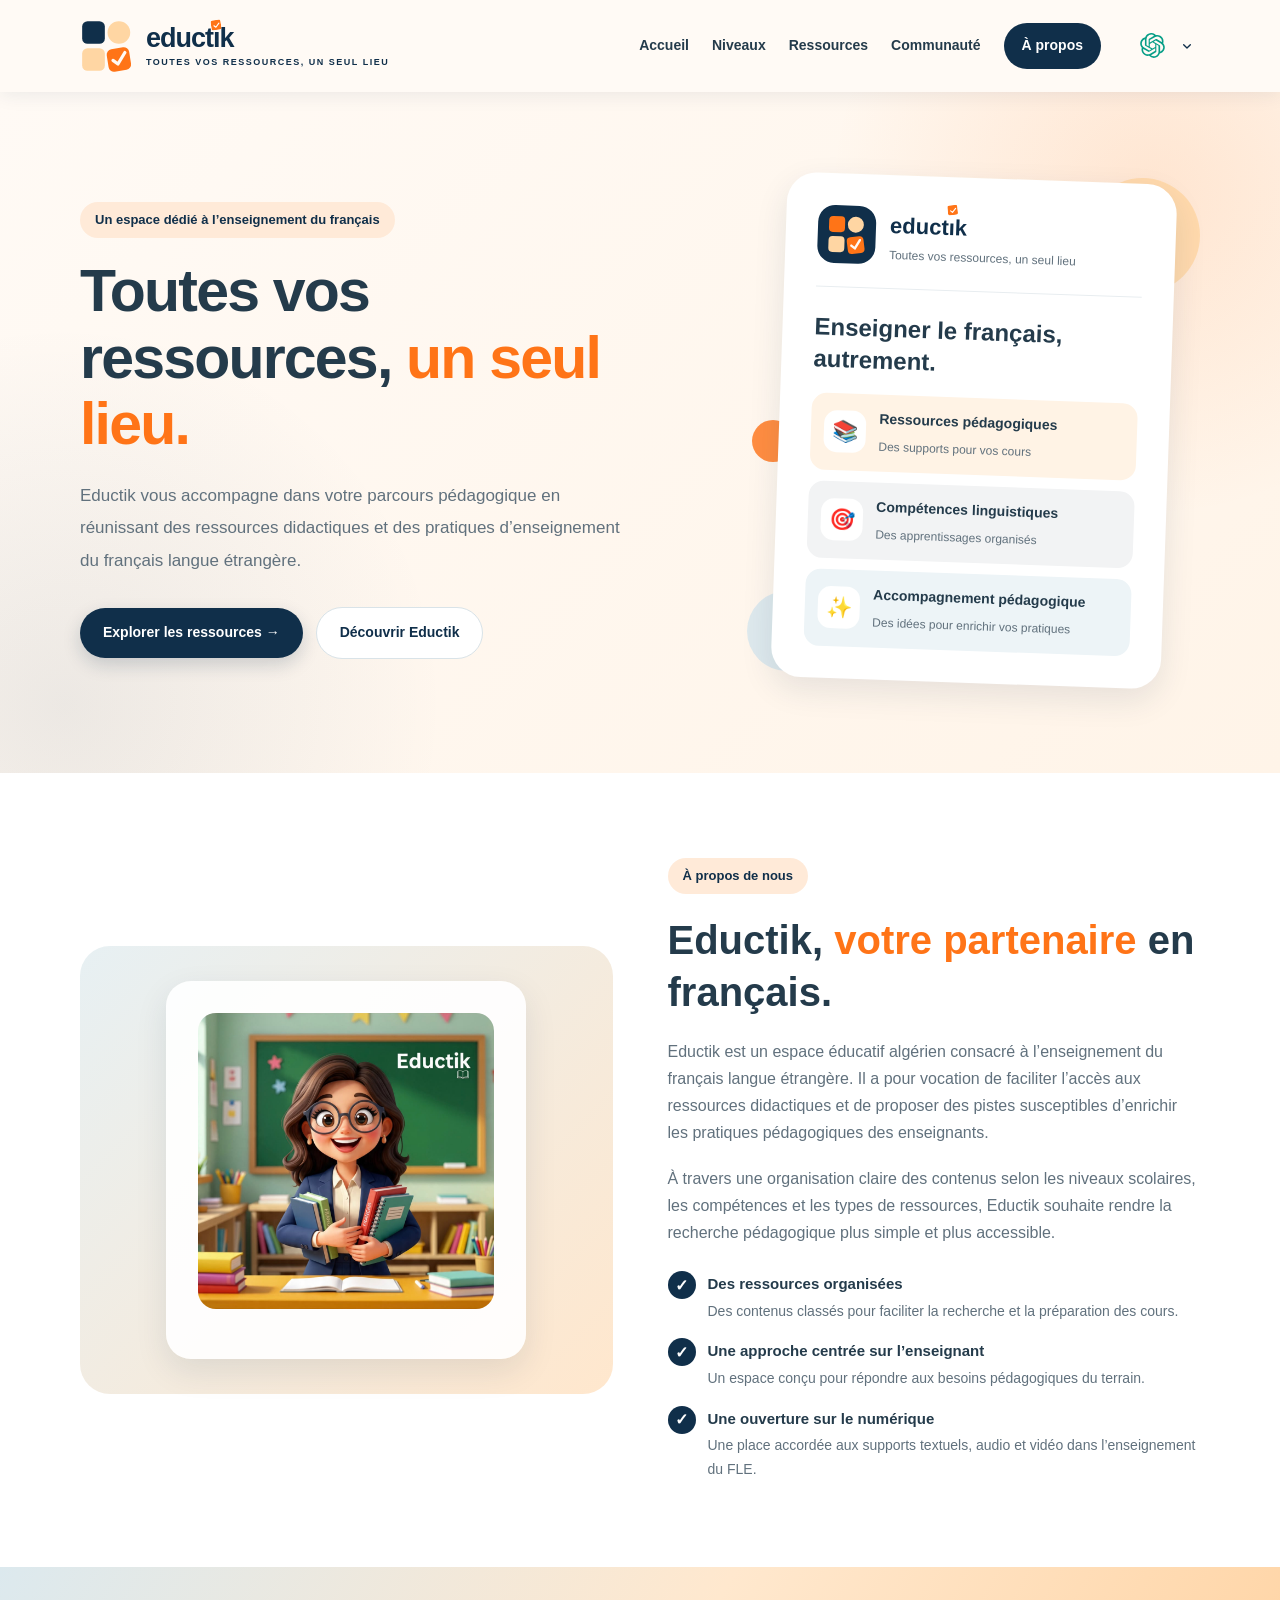
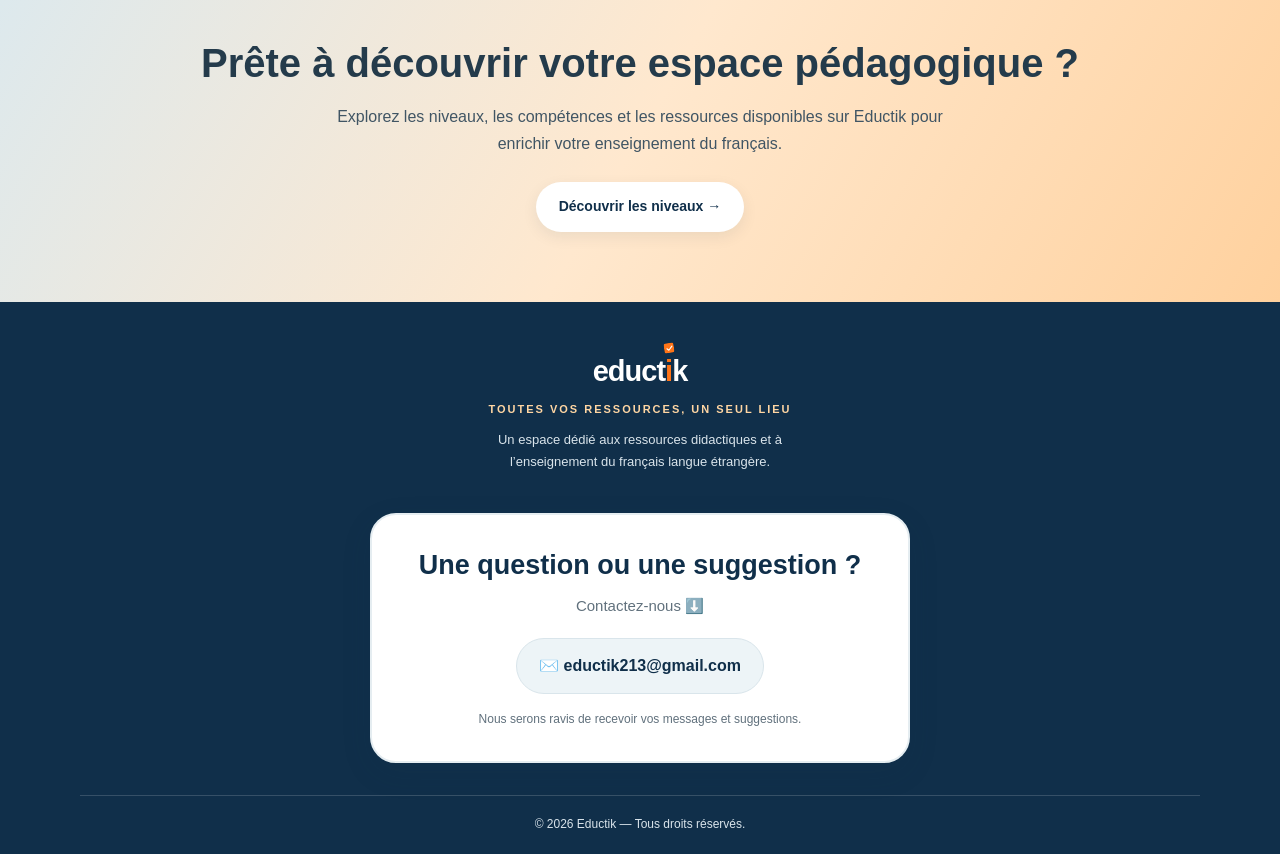
<file: index.html>
<!DOCTYPE html>
<html lang="fr">
<head>
  <link rel="stylesheet" href="external-links.css">
  <meta charset="UTF-8">
  <meta name="viewport" content="width=device-width, initial-scale=1.0">
  <meta name="google-site-verification" content="yLtt3JdcmcbVptQZrqP_KsDDtGfygiNq1tD38f1x38Y">
  <meta name="google-site-verification" content="ajENK2aNa_ymNayu4mWEJHnasQOKn16gNVbbIZd4Sf8">
  <meta name="theme-color" content="#102f4a">

  <title>Eductik — Toutes vos ressources, un seul lieu</title>
  <meta
    name="description"
    content="Eductik : toutes vos ressources pédagogiques pour l’enseignement du français, réunies en un seul lieu."
  >

  <link rel="icon" type="image/png" href="logo.png.png">

  <style>
    :root {
      --navy: #102f4a;
      --navy-deep: #0b263d;
      --orange: #ff7417;
      --peach: #ffd6a3;
      --cream: #fffaf5;
      --text: #243b4b;
      --muted: #61717d;
      --white: #ffffff;
      --pale-blue: #edf4f7;
      --shadow: 0 12px 32px rgba(16, 47, 74, 0.1);
      --radius: 22px;
    }

    * {
      box-sizing: border-box;
      margin: 0;
      padding: 0;
    }

    html {
      scroll-behavior: smooth;
    }

    body {
      background: var(--cream);
      color: var(--text);
      font-family: Arial, Helvetica, sans-serif;
      line-height: 1.7;
    }

    a {
      color: inherit;
      text-decoration: none;
    }

    .container {
      width: min(1120px, 90%);
      margin: 0 auto;
    }

    /* HEADER */

    header {
      position: sticky;
      top: 0;
      z-index: 100;
      background: rgba(255, 250, 245, 0.97);
      box-shadow: 0 3px 18px rgba(16, 47, 74, 0.08);
      backdrop-filter: blur(10px);
    }

    .navbar {
      min-height: 92px;
      display: flex;
      align-items: center;
      justify-content: space-between;
      gap: 28px;
    }

    .logo {
      display: inline-flex;
      align-items: center;
      gap: 12px;
      flex-shrink: 0;
    }

    .brand-mark {
      display: block;
      width: 54px;
      height: 54px;
      flex-shrink: 0;
    }

    .logo-copy {
      display: flex;
      flex-direction: column;
      line-height: 1.1;
    }

    .logo-name {
      color: var(--navy);
      font-size: 27px;
      font-weight: 900;
      letter-spacing: -1px;
    }
.brand-i {
  position: relative;
  display: inline-block;
}

.brand-i::before {
  content: "";
  position: absolute;
  top: -4px;
  left: 50%;
  transform: translateX(-50%) rotate(-8deg);
  width: 10px;
  height: 10px;
  border-radius: 2px;
  background-color: var(--orange);
  background-image: url("data:image/svg+xml,%3Csvg xmlns='http://www.w3.org/2000/svg' viewBox='0 0 24 24'%3E%3Cpath d='m5 12 4.5 4.5L19 7' fill='none' stroke='white' stroke-width='3' stroke-linecap='round' stroke-linejoin='round'/%3E%3C/svg%3E");
  background-repeat: no-repeat;
  background-position: center;
  background-size: 85% 85%;
}
    
    .logo-tagline {
      margin-top: 5px;
      color: var(--navy);
      font-size: 9px;
      font-weight: 700;
      letter-spacing: 1.5px;
      text-transform: uppercase;
    }

    .nav-links {
      display: flex;
      align-items: center;
      justify-content: flex-end;
      gap: 23px;
    }

    .nav-links a {
      font-size: 14px;
      font-weight: 700;
      transition: color 0.2s, transform 0.2s;
    }

    .nav-links a:hover {
      color: var(--orange);
    }

    .nav-links .nav-button {
      padding: 11px 18px;
      border-radius: 30px;
      background: var(--navy);
      color: var(--white);
    }

    .nav-links .nav-button:hover {
      background: var(--orange);
      color: var(--white);
      transform: translateY(-2px);
    }

    /* HERO */

    .hero {
      position: relative;
      overflow: hidden;
      padding: 86px 0 90px;
      background:
        radial-gradient(circle at 90% 15%, rgba(255, 116, 23, 0.13), transparent 25%),
        radial-gradient(circle at 5% 90%, rgba(16, 47, 74, 0.08), transparent 28%),
        linear-gradient(135deg, #fffaf5, #fff4e8);
    }

    .hero-content {
      display: grid;
      grid-template-columns: 1.15fr 0.85fr;
      align-items: center;
      gap: 55px;
    }

    .eyebrow {
      display: inline-block;
      margin-bottom: 20px;
      padding: 7px 15px;
      border-radius: 30px;
      background: #ffead8;
      color: var(--navy);
      font-size: 13px;
      font-weight: 800;
    }

    .hero h1 {
      max-width: 650px;
      margin-bottom: 22px;
      font-size: clamp(37px, 5vw, 59px);
      line-height: 1.13;
      letter-spacing: -1.8px;
    }

    .hero h1 span,
    .about-content h2 span {
      color: var(--orange);
    }

    .hero-description {
      max-width: 550px;
      margin-bottom: 30px;
      color: var(--muted);
      font-size: 17px;
      line-height: 1.9;
    }

    .hero-buttons {
      display: flex;
      align-items: center;
      flex-wrap: wrap;
      gap: 13px;
    }

    .btn {
      display: inline-block;
      padding: 13px 23px;
      border-radius: 30px;
      font-size: 14px;
      font-weight: 800;
      transition: 0.25s;
    }

    .btn-primary {
      background: var(--navy);
      color: var(--white);
      box-shadow: 0 7px 18px rgba(16, 47, 74, 0.18);
    }

    .btn-primary:hover {
      background: var(--orange);
      transform: translateY(-3px);
    }

    .btn-secondary {
      border: 1px solid #d9e3e8;
      background: var(--white);
      color: var(--navy);
    }

    .btn-secondary:hover {
      border-color: var(--orange);
      transform: translateY(-3px);
    }

    /* HERO CARD */

    .hero-visual {
      position: relative;
      display: flex;
      min-height: 390px;
      align-items: center;
      justify-content: center;
    }

    .visual-card {
      position: relative;
      z-index: 2;
      width: min(100%, 390px);
      padding: 32px;
      border-radius: 30px;
      background: var(--white);
      box-shadow: var(--shadow);
      transform: rotate(2deg);
    }

    .visual-card-top {
      display: flex;
      align-items: center;
      gap: 14px;
      padding-bottom: 23px;
      border-bottom: 1px solid #e8edf0;
    }

    .visual-logo {
      display: grid;
      width: 58px;
      height: 58px;
      flex-shrink: 0;
      place-items: center;
      border-radius: 17px;
      background: var(--navy);
    }

    .visual-logo svg {
      width: 40px;
      height: 40px;
    }

    .visual-card-top h3 {
      color: var(--navy);
      font-size: 22px;
    }

    .visual-card-top p {
      color: var(--muted);
      font-size: 12px;
    }

    .visual-card h2 {
      margin: 24px 0 17px;
      font-size: 24px;
      line-height: 1.35;
    }

    .visual-item {
      display: flex;
      align-items: center;
      gap: 13px;
      margin-top: 11px;
      padding: 13px;
      border-radius: 15px;
      background: #edf4f7;
    }

    .visual-item:nth-of-type(2) {
      background: #fff3e5;
    }

    .visual-item:nth-of-type(3) {
      background: #f2f3f4;
    }

    .visual-item .emoji {
      display: grid;
      width: 42px;
      height: 42px;
      flex-shrink: 0;
      place-items: center;
      border-radius: 13px;
      background: var(--white);
      font-size: 21px;
    }

    .visual-item strong {
      display: block;
      font-size: 14px;
    }

    .visual-item small {
      color: var(--muted);
      font-size: 12px;
    }

    .floating-shape {
      position: absolute;
      border-radius: 50%;
    }

    .shape-one {
      top: 0;
      right: 0;
      width: 115px;
      height: 115px;
      background: var(--peach);
      opacity: 0.8;
    }

    .shape-two {
      bottom: 12px;
      left: 0;
      width: 80px;
      height: 80px;
      background: #dbe8ee;
      opacity: 0.9;
    }

    .shape-three {
      top: 48%;
      left: 1%;
      width: 42px;
      height: 42px;
      background: var(--orange);
      opacity: 0.8;
    }

    /* SECTIONS */

    .section {
      padding: 85px 0;
    }

    .about-section {
      background: var(--white);
    }

    .about-grid {
      display: grid;
      grid-template-columns: 1fr 1fr;
      align-items: center;
      gap: 55px;
    }

    .about-visual {
      display: flex;
      min-height: 320px;
      align-items: center;
      justify-content: center;
      padding: 35px;
      border-radius: 30px;
      background: linear-gradient(135deg, #e7f0f3, #ffe7cd);
    }

    .about-illustration {
      width: 100%;
      max-width: 360px;
      padding: 32px;
      border-radius: 25px;
      background: rgba(255, 255, 255, 0.92);
      box-shadow: var(--shadow);
      text-align: center;
    }
    
.about-teacher-image {
  display: block;
  width: 100%;
  max-width: 300px;
  height: auto;
  margin: 0 auto 18px;
  border-radius: 18px;
  object-fit: contain;
}

    }

    .about-illustration h3 {
      margin-bottom: 8px;
      color: var(--navy);
      font-size: 25px;
    }

    .about-illustration p {
      color: var(--muted);
      font-size: 14px;
    }

    .about-content h2 {
      margin-bottom: 20px;
      font-size: clamp(30px, 4vw, 40px);
      line-height: 1.3;
    }

    .about-content > p {
      margin-bottom: 18px;
      color: var(--muted);
      font-size: 16px;
    }

    .about-points {
      display: grid;
      gap: 15px;
      margin-top: 25px;
    }

    .about-point {
      display: flex;
      align-items: flex-start;
      gap: 12px;
    }

    .check-icon {
      display: flex;
      width: 28px;
      height: 28px;
      flex-shrink: 0;
      align-items: center;
      justify-content: center;
      border-radius: 50%;
      background: var(--navy);
      color: var(--white);
      font-weight: 900;
    }

    .about-point strong {
      display: block;
      margin-bottom: 3px;
      font-size: 15px;
    }

    .about-point p {
      color: var(--muted);
      font-size: 14px;
    }

    /* CALL TO ACTION */

    .cta-section {
      padding: 70px 0;
      background: linear-gradient(120deg, #dce9ee, #ffe8ce, #ffd19e);
    }

    .cta-box {
      text-align: center;
    }

    .cta-box h2 {
      margin-bottom: 14px;
      font-size: clamp(29px, 4vw, 40px);
      line-height: 1.3;
    }

    .cta-box p {
      max-width: 620px;
      margin: 0 auto 25px;
      color: #405564;
    }

    .cta-box .btn {
      background: var(--white);
      color: var(--navy);
      box-shadow: 0 5px 15px rgba(16, 47, 74, 0.08);
    }

    .cta-box .btn:hover {
      background: var(--navy);
      color: var(--white);
      transform: translateY(-3px);
    }

    /* FOOTER */

    footer {
      padding: 45px 0 20px;
      background: var(--navy);
      color: var(--white);
    }

    .footer-brand {
      padding-bottom: 30px;
      text-align: center;
    }

    .footer-logo {
      font-size: 29px;
      font-weight: 900;
      letter-spacing: -1px;
    }

    .footer-logo span {
      color: var(--orange);
    }

    .footer-slogan {
      margin-top: 4px;
      color: var(--peach);
      font-size: 11px;
      font-weight: 700;
      letter-spacing: 2px;
      text-transform: uppercase;
    }

    .footer-description {
      max-width: 360px;
      margin: 10px auto 0;
      color: #d9e4eb;
      font-size: 13px;
    }

    /* CONTACT */

    .contact-card {
      max-width: 540px;
      margin: 10px auto 32px;
      padding: 32px 22px;
      border: 2px solid #e5edf1;
      border-radius: 26px;
      background: var(--white);
      box-shadow: 0 10px 30px rgba(16, 47, 74, 0.12);
      text-align: center;
      transition: 0.25s;
    }

    .contact-card:hover {
      box-shadow: 0 14px 35px rgba(16, 47, 74, 0.18);
    }

    .contact-card h2 {
      margin-bottom: 8px;
      color: var(--navy);
      font-size: clamp(21px, 4vw, 27px);
      line-height: 1.4;
    }

    .contact-intro {
      margin-bottom: 20px;
      color: var(--muted);
      font-size: 15px;
    }

    .contact-button {
      display: inline-flex;
      max-width: 100%;
      align-items: center;
      justify-content: center;
      gap: 10px;
      padding: 13px 22px;
      overflow-wrap: anywhere;
      border: 1px solid #d9e5eb;
      border-radius: 30px;
      background: #edf4f7;
      color: var(--navy);
      font-size: 16px;
      font-weight: 800;
      transition: 0.25s;
    }

    .contact-button:hover {
      background: #ffe9d4;
      border-color: var(--orange);
      transform: translateY(-2px);
    }

    .contact-note {
      margin-top: 15px;
      color: var(--muted);
      font-size: 12px;
    }

    .footer-bottom {
      padding-top: 18px;
      border-top: 1px solid rgba(255, 255, 255, 0.16);
      color: #d9e4eb;
      font-size: 12px;
      text-align: center;
    }

    /* RESPONSIVE */

    @media (max-width: 850px) {
      .navbar {
        padding: 15px 0;
        flex-direction: column;
        gap: 17px;
      }

      .nav-links {
        justify-content: center;
        flex-wrap: wrap;
        gap: 12px 18px;
      }

      .hero {
        padding: 55px 0 65px;
      }

      .hero-content {
        grid-template-columns: 1fr;
        gap: 30px;
      }

      .hero-text {
        text-align: center;
      }

      .hero-description {
        margin-right: auto;
        margin-left: auto;
      }

      .hero-buttons {
        justify-content: center;
      }

      .hero-visual {
        min-height: 350px;
      }

      .about-grid {
        grid-template-columns: 1fr;
        gap: 35px;
      }

      .about-content {
        order: -1;
      }
    }

    @media (max-width: 480px) {
      .container {
        width: 92%;
      }

      .brand-mark {
        width: 46px;
        height: 46px;
      }

      .logo-name {
        font-size: 23px;
      }

      .logo-tagline {
        font-size: 7px;
        letter-spacing: 1px;
      }

      .nav-links {
        gap: 10px 13px;
      }

      .nav-links a {
        font-size: 12px;
      }

      .nav-links .nav-button {
        padding: 9px 13px;
      }

      .hero h1 {
        font-size: 37px;
        letter-spacing: -1px;
      }

      .hero-description {
        font-size: 15px;
      }

      .hero-visual {
        min-height: 330px;
      }

      .visual-card {
        padding: 23px;
      }

      .section {
        padding: 60px 0;
      }

      .about-visual {
        min-height: 260px;
        padding: 20px;
      }

      .contact-card {
        padding: 27px 14px;
      }

      .contact-button {
        padding: 12px 14px;
        font-size: 14px;
      }
    }
  </style>
</head>

<body>

  <!-- HEADER -->
  <header>
    <div class="container navbar">

      <a href="index.html" class="logo" aria-label="Eductik, accueil">
        <!-- Logo Eductik en SVG -->
        <svg class="brand-mark" viewBox="0 0 100 100" role="img" aria-label="Logo Eductik">
          <rect x="4" y="4" width="42" height="42" rx="10" fill="#102f4a"/>
          <circle cx="72" cy="25" r="21" fill="#ffd6a3"/>
          <rect x="4" y="54" width="42" height="42" rx="10" fill="#ffd6a3"/>
          <g transform="rotate(-9 72 75)">
            <rect x="51" y="54" width="42" height="42" rx="10" fill="#ff7417"/>
            <path d="M61 75l8 8 16-19" fill="none" stroke="#fffaf5" stroke-width="6" stroke-linecap="round" stroke-linejoin="round"/>
          </g>
        </svg>

        <span class="logo-copy">
          <span class="logo-name">educt<span class="brand-i">ı</span>k</span>
          <span class="logo-tagline">Toutes vos ressources, un seul lieu</span>
        </span>
      </a>

      <nav class="nav-links" aria-label="Navigation principale">
        <a href="index.html">Accueil</a>
        <a href="niveaux.html">Niveaux</a>
        <a href="ressources.html">Ressources</a>
        <a href="communaute.html">Communauté</a>
        <a href="index.html#apropos" class="nav-button">À propos</a>
      </nav>

    </div>
  </header>

  <main>

    <!-- ACCUEIL -->
    <section class="hero" id="accueil">
      <div class="container hero-content">

        <div class="hero-text">
          <span class="eyebrow">
            Un espace dédié à l’enseignement du français
          </span>

          <h1>
            Toutes vos ressources,
            <span>un seul lieu.</span>
          </h1>

          <p class="hero-description">
            Eductik vous accompagne dans votre parcours pédagogique
            en réunissant des ressources didactiques et des pratiques
            d’enseignement du français langue étrangère.
          </p>

          <div class="hero-buttons">
            <a href="ressources.html" class="btn btn-primary">
              Explorer les ressources →
            </a>

            <a href="index.html#apropos" class="btn btn-secondary">
              Découvrir Eductik
            </a>
          </div>
        </div>

        <div class="hero-visual">
          <div class="floating-shape shape-one"></div>
          <div class="floating-shape shape-two"></div>
          <div class="floating-shape shape-three"></div>

          <div class="visual-card">
            <div class="visual-card-top">

              <div class="visual-logo" aria-hidden="true">
                <svg viewBox="0 0 100 100">
                  <rect x="5" y="5" width="40" height="40" rx="10" fill="#ff7417"/>
                  <circle cx="72" cy="25" r="20" fill="#ffd6a3"/>
                  <rect x="5" y="55" width="40" height="40" rx="10" fill="#ffd6a3"/>
                  <g transform="rotate(-9 72 75)">
                    <rect x="52" y="55" width="42" height="42" rx="10" fill="#ff7417"/>
                    <path d="M62 76l8 8 15-19" fill="none" stroke="#fffaf5" stroke-width="6" stroke-linecap="round" stroke-linejoin="round"/>
                  </g>
                </svg>
              </div>

              <div>
                <h3>educt<span class="brand-i">ı</span>k</h3>
                <p>Toutes vos ressources, un seul lieu</p>
              </div>
            </div>

            <h2>Enseigner le français, autrement.</h2>

            <div class="visual-item">
              <div class="emoji">📚</div>
              <div>
                <strong>Ressources pédagogiques</strong>
                <small>Des supports pour vos cours</small>
              </div>
            </div>

            <div class="visual-item">
              <div class="emoji">🎯</div>
              <div>
                <strong>Compétences linguistiques</strong>
                <small>Des apprentissages organisés</small>
              </div>
            </div>

            <div class="visual-item">
              <div class="emoji">✨</div>
              <div>
                <strong>Accompagnement pédagogique</strong>
                <small>Des idées pour enrichir vos pratiques</small>
              </div>
            </div>

          </div>
        </div>

      </div>
    </section>

    <!-- À PROPOS -->
    <section class="section about-section" id="apropos">
      <div class="container about-grid">

        
  <div class="about-visual">
  <div class="about-illustration">
    <img
      src="eductik-prof.jpeg"
      alt="Eductik — enseignante et ressources pédagogiques"
      class="about-teacher-image"
    />
    
            </p>
          </div>
        </div>

        <div class="about-content">
          <span class="eyebrow">À propos de nous</span>

          <h2>
            Eductik, <span>votre partenaire</span> en français.
          </h2>

          <p>
            Eductik est un espace éducatif algérien consacré à l’enseignement
            du français langue étrangère. Il a pour vocation de
            faciliter l’accès aux ressources didactiques et de
            proposer des pistes susceptibles d’enrichir les pratiques
            pédagogiques des enseignants.
          </p>

          <p>
            À travers une organisation claire des contenus selon
            les niveaux scolaires, les compétences et les types
            de ressources, Eductik souhaite rendre la recherche
            pédagogique plus simple et plus accessible.
          </p>

          <div class="about-points">

            <div class="about-point">
              <div class="check-icon">✓</div>
              <div>
                <strong>Des ressources organisées</strong>
                <p>
                  Des contenus classés pour faciliter la recherche
                  et la préparation des cours.
                </p>
              </div>
            </div>

            <div class="about-point">
              <div class="check-icon">✓</div>
              <div>
                <strong>Une approche centrée sur l’enseignant</strong>
                <p>
                  Un espace conçu pour répondre aux besoins
                  pédagogiques du terrain.
                </p>
              </div>
            </div>

            <div class="about-point">
              <div class="check-icon">✓</div>
              <div>
                <strong>Une ouverture sur le numérique</strong>
                <p>
                  Une place accordée aux supports textuels,
                  audio et vidéo dans l’enseignement du FLE.
                </p>
              </div>
            </div>

          </div>
        </div>

      </div>
    </section>

    <!-- CALL TO ACTION -->
    <section class="cta-section">
      <div class="container cta-box">

        <h2>Prête à découvrir votre espace pédagogique ?</h2>

        <p>
          Explorez les niveaux, les compétences et les ressources
          disponibles sur Eductik pour enrichir votre enseignement
          du français.
        </p>

        <a href="niveaux.html" class="btn">
          Découvrir les niveaux →
        </a>

      </div>
    </section>

  </main>

  <!-- FOOTER -->
  <footer>
    <div class="container">

      <div class="footer-brand">
        <a href="index.html" class="footer-logo">
          educt<span class="brand-i">i</span>k
        </a>

        <p class="footer-slogan">
          Toutes vos ressources, un seul lieu
        </p>

        <p class="footer-description">
          Un espace dédié aux ressources didactiques et à
          l’enseignement du français langue étrangère.
        </p>
      </div>

      <!-- CONTACT -->
      <div class="contact-card">
        <h2>Une question ou une suggestion ?</h2>

        <p class="contact-intro">
          Contactez-nous ⬇️
        </p>

        <a href="mailto:eductik213@gmail.com" class="contact-button">
          ✉️ eductik213@gmail.com
        </a>

        <p class="contact-note">
          Nous serons ravis de recevoir vos messages et suggestions.
        </p>
      </div>

      <div class="footer-bottom">
        © <span id="year"></span> Eductik — Tous droits réservés.
      </div>

    </div>
  </footer>

  <script>
    document.getElementById("year").textContent =
      new Date().getFullYear();
  </script>

  
  <script src="external-links.js" defer></script>

</body>
</html>
</file>
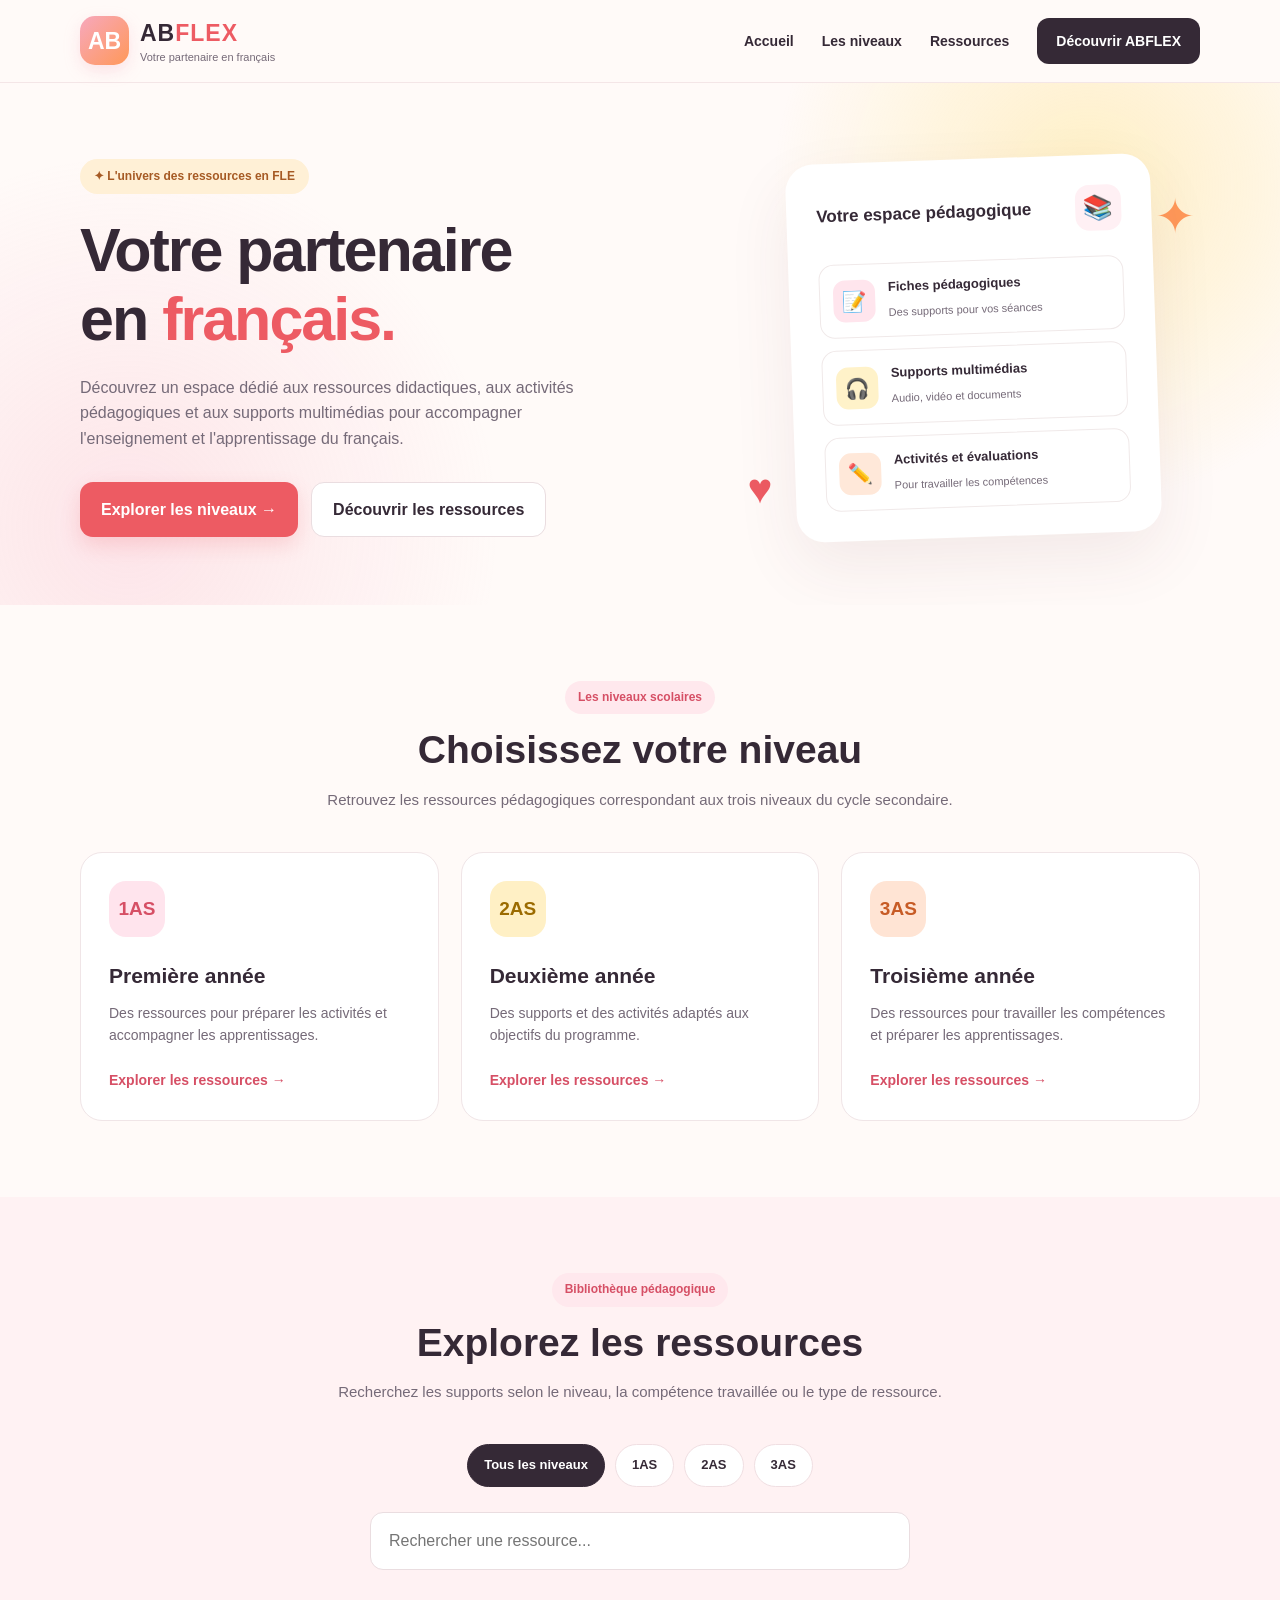
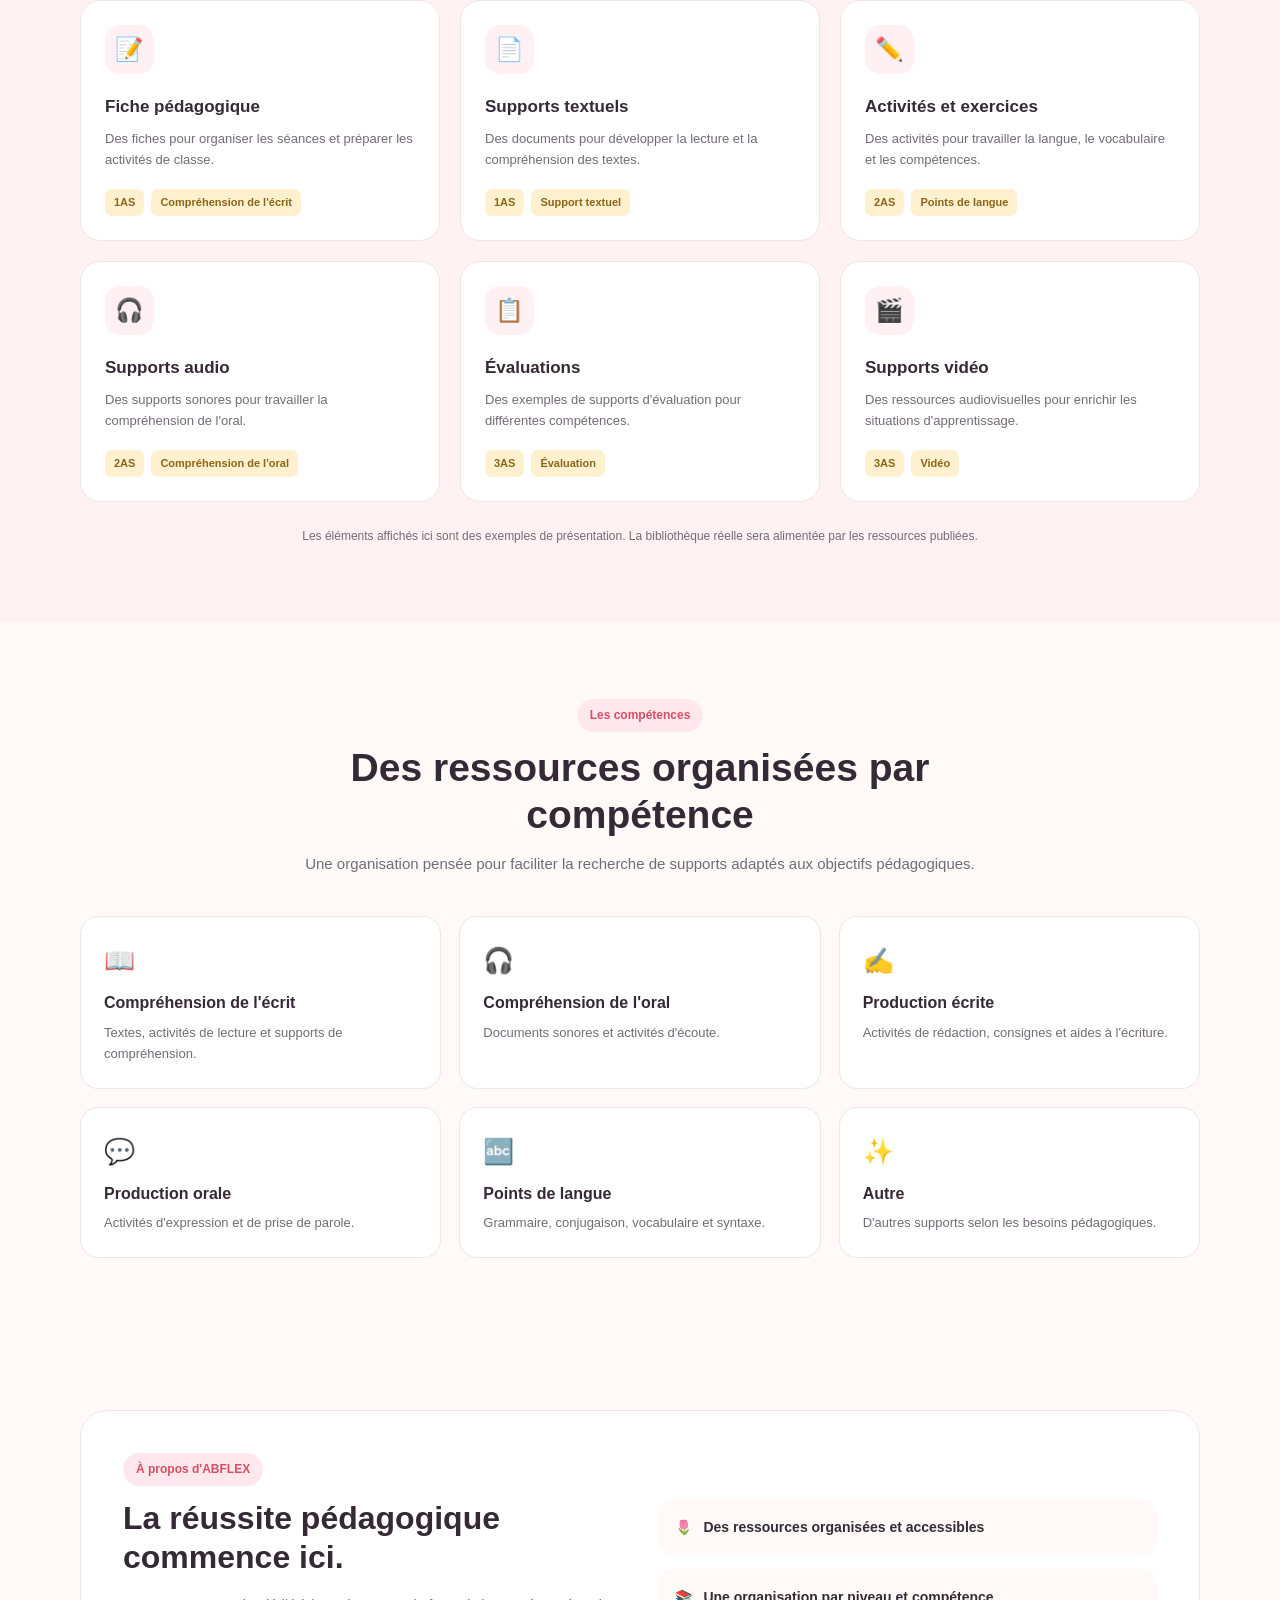
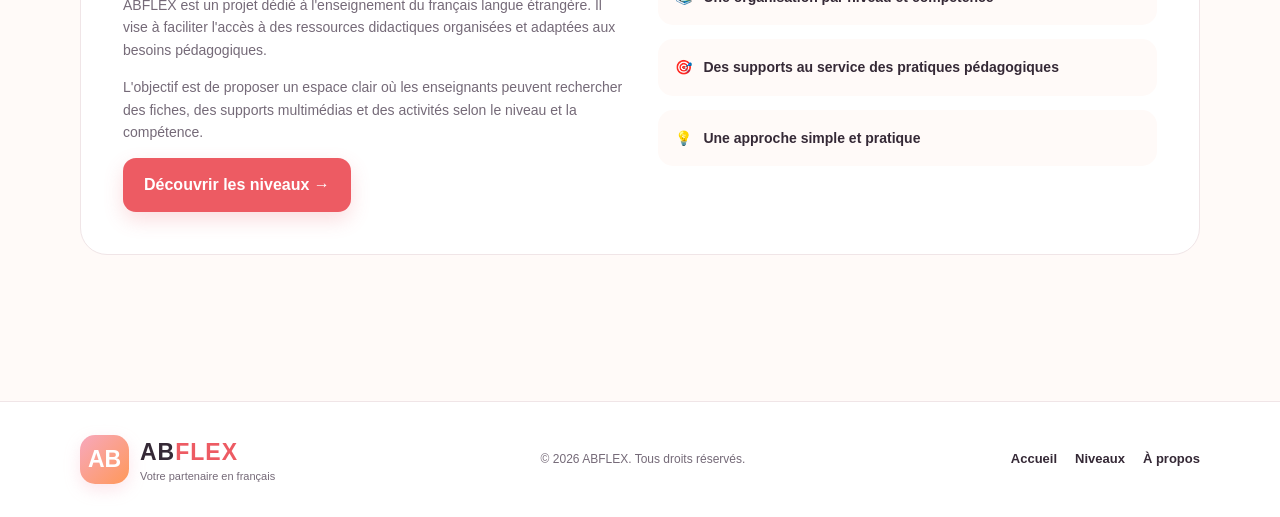
<file: Index.html>
<!DOCTYPE html>
<html lang="fr">
<head>
<meta charset="UTF-8">
<meta name="viewport" content="width=device-width, initial-scale=1.0">

<title>ABFLEX | Votre partenaire en français</title>

<meta name="description" content="ABFLEX, votre partenaire en français : ressources didactiques, fiches pédagogiques et activités pour l'enseignement du FLE.">

<style>
:root {
  --pink: #f7a8bd;
  --pink-light: #fff0f4;
  --orange: #ff9859;
  --yellow: #ffdf78;
  --red: #ed5b63;
  --dark: #352936;
  --muted: #756a78;
  --white: #ffffff;
  --background: #fffaf8;
}

* {
  margin: 0;
  padding: 0;
  box-sizing: border-box;
}

html {
  scroll-behavior: smooth;
}

body {
  font-family: Arial, Helvetica, sans-serif;
  background: var(--background);
  color: var(--dark);
  line-height: 1.6;
}

a {
  text-decoration: none;
  color: inherit;
}

button {
  font: inherit;
  cursor: pointer;
}

.container {
  width: min(1120px, 90%);
  margin: auto;
}

/* NAVIGATION */

header {
  background: rgba(255, 250, 248, 0.96);
  border-bottom: 1px solid #f4e6e7;
  position: sticky;
  top: 0;
  z-index: 100;
}

.navbar {
  min-height: 82px;
  display: flex;
  justify-content: space-between;
  align-items: center;
  gap: 24px;
}

.logo {
  display: flex;
  align-items: center;
  gap: 11px;
}

.logo-mark {
  width: 49px;
  height: 49px;
  display: grid;
  place-items: center;
  background: linear-gradient(135deg, var(--pink), var(--orange));
  border-radius: 15px;
  color: white;
  font-size: 23px;
  font-weight: 900;
  box-shadow: 0 6px 16px #f5a0b544;
}

.logo-name {
  font-size: 23px;
  font-weight: 900;
  letter-spacing: 1px;
}

.logo-name span {
  color: var(--red);
}

.logo small {
  display: block;
  color: var(--muted);
  font-size: 11px;
  margin-top: -3px;
}

.nav-links {
  display: flex;
  align-items: center;
  gap: 28px;
  font-size: 14px;
  font-weight: 600;
}

.nav-links a:hover {
  color: var(--red);
}

.nav-button {
  background: var(--dark);
  color: white !important;
  padding: 12px 19px;
  border-radius: 12px;
}

/* HERO */

.hero {
  padding: 76px 0 68px;
  overflow: hidden;
  background:
    radial-gradient(circle at 85% 20%, #ffdf7866, transparent 27%),
    radial-gradient(circle at 10% 85%, #f7a8bd44, transparent 30%),
    var(--background);
}

.hero-grid {
  display: grid;
  grid-template-columns: 1.15fr 0.85fr;
  gap: 55px;
  align-items: center;
}

.badge {
  display: inline-block;
  background: #fff0d6;
  color: #a65a24;
  padding: 8px 14px;
  border-radius: 30px;
  font-size: 12px;
  font-weight: 700;
  margin-bottom: 22px;
}

.hero h1 {
  font-size: clamp(38px, 5vw, 61px);
  line-height: 1.12;
  letter-spacing: -2px;
  margin-bottom: 22px;
}

.hero h1 span {
  color: var(--red);
}

.hero-description {
  max-width: 540px;
  color: var(--muted);
  font-size: 16px;
  margin-bottom: 30px;
}

.hero-actions {
  display: flex;
  flex-wrap: wrap;
  gap: 13px;
}

.button {
  display: inline-flex;
  justify-content: center;
  align-items: center;
  border: 0;
  border-radius: 13px;
  padding: 14px 21px;
  font-weight: 700;
  transition: transform 0.2s, box-shadow 0.2s;
}

.button:hover {
  transform: translateY(-2px);
}

.button-primary {
  background: var(--red);
  color: white;
  box-shadow: 0 8px 20px #ed5b6333;
}

.button-secondary {
  background: white;
  border: 1px solid #eadde0;
}

.hero-visual {
  min-height: 365px;
  position: relative;
  display: grid;
  place-items: center;
}

.visual-card {
  width: min(100%, 365px);
  padding: 30px;
  background: white;
  border-radius: 28px;
  box-shadow: 0 25px 65px #6e344015;
  transform: rotate(-2deg);
}

.visual-top {
  display: flex;
  justify-content: space-between;
  align-items: center;
  margin-bottom: 25px;
}

.visual-top strong {
  font-size: 17px;
}

.visual-icon {
  width: 46px;
  height: 46px;
  display: grid;
  place-items: center;
  border-radius: 14px;
  background: var(--pink-light);
  font-size: 24px;
}

.mini-resource {
  display: flex;
  gap: 13px;
  align-items: center;
  padding: 13px;
  border: 1px solid #f0e9e9;
  border-radius: 15px;
  margin-top: 12px;
}

.mini-icon {
  width: 42px;
  height: 42px;
  display: grid;
  place-items: center;
  border-radius: 12px;
  font-size: 20px;
  flex-shrink: 0;
}

.mini-icon.pink { background: #ffe5ed; }
.mini-icon.yellow { background: #fff2c9; }
.mini-icon.orange { background: #ffe8d9; }

.mini-resource strong {
  display: block;
  font-size: 13px;
}

.mini-resource small {
  color: var(--muted);
  font-size: 11px;
}

.floating-star {
  position: absolute;
  top: 20px;
  right: 5px;
  font-size: 48px;
  color: var(--orange);
}

.floating-heart {
  position: absolute;
  bottom: 15px;
  left: 0;
  font-size: 42px;
  color: var(--red);
}

/* GENERAL SECTIONS */

section {
  scroll-margin-top: 100px;
}

.section {
  padding: 76px 0;
}

.section-heading {
  text-align: center;
  max-width: 680px;
  margin: 0 auto 40px;
}

.section-label {
  display: inline-block;
  color: #d64f65;
  background: #ffe8ed;
  padding: 7px 13px;
  border-radius: 20px;
  font-size: 12px;
  font-weight: 800;
  margin-bottom: 13px;
}

.section-heading h2 {
  font-size: clamp(28px, 4vw, 39px);
  line-height: 1.2;
  margin-bottom: 14px;
}

.section-heading p {
  color: var(--muted);
  font-size: 15px;
}

/* LEVELS */

.levels {
  display: grid;
  grid-template-columns: repeat(3, 1fr);
  gap: 22px;
}

.level-card {
  background: white;
  padding: 28px;
  border: 1px solid #f0e5e7;
  border-radius: 22px;
  transition: transform 0.2s, box-shadow 0.2s;
}

.level-card:hover {
  transform: translateY(-5px);
  box-shadow: 0 15px 35px #6e344010;
}

.level-number {
  width: 56px;
  height: 56px;
  display: grid;
  place-items: center;
  border-radius: 17px;
  font-weight: 900;
  font-size: 19px;
  margin-bottom: 22px;
}

.level-card:nth-child(1) .level-number {
  background: #ffe4ed;
  color: #d64f65;
}

.level-card:nth-child(2) .level-number {
  background: #fff0c5;
  color: #9b6b00;
}

.level-card:nth-child(3) .level-number {
  background: #ffe4d4;
  color: #c75b25;
}

.level-card h3 {
  font-size: 21px;
  margin-bottom: 9px;
}

.level-card p {
  color: var(--muted);
  font-size: 14px;
  min-height: 45px;
  margin-bottom: 20px;
}

.text-link {
  color: #d64f65;
  font-size: 14px;
  font-weight: 800;
}

/* RESOURCES */

.resources-section {
  background: #fff2f3;
}

.resource-filters {
  display: flex;
  justify-content: center;
  flex-wrap: wrap;
  gap: 10px;
  margin-bottom: 25px;
}

.filter-button {
  background: white;
  border: 1px solid #f0dfe2;
  border-radius: 30px;
  padding: 10px 16px;
  color: var(--dark);
  font-size: 13px;
  font-weight: 700;
}

.filter-button.active,
.filter-button:hover {
  background: var(--dark);
  border-color: var(--dark);
  color: white;
}

.search-box {
  max-width: 540px;
  margin: 0 auto 30px;
}

.search-box input {
  width: 100%;
  border: 1px solid #eadde0;
  background: white;
  padding: 15px 18px;
  border-radius: 13px;
  outline: none;
  font: inherit;
}

.search-box input:focus {
  border-color: var(--red);
}

.resource-grid {
  display: grid;
  grid-template-columns: repeat(3, 1fr);
  gap: 20px;
}

.resource-card {
  background: white;
  padding: 24px;
  border: 1px solid #f0e4e6;
  border-radius: 20px;
}

.resource-symbol {
  width: 49px;
  height: 49px;
  display: grid;
  place-items: center;
  border-radius: 15px;
  background: var(--pink-light);
  font-size: 23px;
  margin-bottom: 19px;
}

.resource-card h3 {
  font-size: 17px;
  margin-bottom: 9px;
}

.resource-card p {
  font-size: 13px;
  color: var(--muted);
  margin-bottom: 18px;
}

.resource-tags {
  display: flex;
  flex-wrap: wrap;
  gap: 7px;
}

.resource-tag {
  background: #fff1cf;
  color: #8b651a;
  padding: 5px 9px;
  border-radius: 7px;
  font-size: 11px;
  font-weight: 700;
}

.empty-state {
  grid-column: 1 / -1;
  text-align: center;
  padding: 35px;
  color: var(--muted);
  background: white;
  border-radius: 18px;
}

/* SKILLS */

.skills-grid {
  display: grid;
  grid-template-columns: repeat(3, 1fr);
  gap: 18px;
}

.skill-card {
  padding: 23px;
  border-radius: 18px;
  background: white;
  border: 1px solid #f0e5e7;
}

.skill-card span {
  font-size: 25px;
  display: block;
  margin-bottom: 10px;
}

.skill-card h3 {
  font-size: 16px;
  margin-bottom: 7px;
}

.skill-card p {
  color: var(--muted);
  font-size: 13px;
}

/* ABOUT */

.about-box {
  display: grid;
  grid-template-columns: 1fr 1fr;
  gap: 35px;
  align-items: center;
  background: white;
  padding: 42px;
  border: 1px solid #f0e5e7;
  border-radius: 27px;
}

.about-box h2 {
  font-size: 32px;
  line-height: 1.2;
  margin-bottom: 18px;
}

.about-box p {
  color: var(--muted);
  font-size: 14px;
  margin-bottom: 15px;
}

.about-points {
  display: grid;
  gap: 14px;
}

.about-point {
  background: var(--background);
  padding: 17px;
  border-radius: 15px;
  font-size: 14px;
  font-weight: 700;
}

.about-point span {
  margin-right: 8px;
}

/* FOOTER */

footer {
  margin-top: 70px;
  padding: 32px 0;
  border-top: 1px solid #f0e5e7;
  background: white;
}

.footer-content {
  display: flex;
  align-items: center;
  justify-content: space-between;
  flex-wrap: wrap;
  gap: 20px;
}

.footer-content p {
  font-size: 12px;
  color: var(--muted);
}

.footer-links {
  display: flex;
  gap: 18px;
  font-size: 13px;
  font-weight: 700;
}

/* RESPONSIVE */

@media (max-width: 850px) {
  .hero-grid {
    grid-template-columns: 1fr;
    gap: 20px;
  }

  .hero {
    padding-top: 55px;
  }

  .hero-visual {
    min-height: 330px;
  }

  .levels,
  .resource-grid {
    grid-template-columns: repeat(2, 1fr);
  }

  .skills-grid {
    grid-template-columns: repeat(2, 1fr);
  }

  .about-box {
    grid-template-columns: 1fr;
    padding: 28px;
  }

  .nav-links {
    gap: 15px;
  }
}

@media (max-width: 560px) {
  .navbar {
    min-height: 72px;
    flex-wrap: wrap;
    padding: 12px 0;
    gap: 12px;
  }

  .logo-mark {
    width: 42px;
    height: 42px;
  }

  .logo-name {
    font-size: 20px;
  }

  .nav-links {
    width: 100%;
    justify-content: space-between;
    gap: 9px;
    font-size: 12px;
    padding-bottom: 6px;
  }

  .nav-button {
    padding: 8px 10px;
  }

  .hero {
    padding: 43px 0;
  }

  .hero h1 {
    letter-spacing: -1px;
  }

  .hero-description {
    font-size: 14px;
  }

  .hero-visual {
    min-height: 300px;
  }

  .visual-card {
    padding: 22px;
  }

  .section {
    padding: 55px 0;
  }

  .levels,
  .resource-grid,
  .skills-grid {
    grid-template-columns: 1fr;
  }

  .level-card p {
    min-height: auto;
  }

  .about-box {
    padding: 23px;
  }

  .about-box h2 {
    font-size: 27px;
  }

  .footer-content {
    flex-direction: column;
    align-items: flex-start;
  }
}
</style>
</head>

<body>

<header>
  <div class="container navbar">

    <a href="#accueil" class="logo">
      <div class="logo-mark">AB</div>
      <div>
        <div class="logo-name">AB<span>FLEX</span></div>
        <small>Votre partenaire en français</small>
      </div>
    </a>

    <nav class="nav-links">
      <a href="#accueil">Accueil</a>
      <a href="#niveaux">Les niveaux</a>
      <a href="#ressources">Ressources</a>
      <a href="#apropos" class="nav-button">Découvrir ABFLEX</a>
    </nav>

  </div>
</header>

<main>

  <!-- ACCUEIL -->

  <section class="hero" id="accueil">
    <div class="container hero-grid">

      <div>
        <div class="badge">✦ L'univers des ressources en FLE</div>

        <h1>
          Votre partenaire<br>
          en <span>français.</span>
        </h1>

        <p class="hero-description">
          Découvrez un espace dédié aux ressources didactiques,
          aux activités pédagogiques et aux supports multimédias
          pour accompagner l'enseignement et l'apprentissage du français.
        </p>

        <div class="hero-actions">
          <a href="#niveaux" class="button button-primary">
            Explorer les niveaux →
          </a>

          <a href="#ressources" class="button button-secondary">
            Découvrir les ressources
          </a>
        </div>
      </div>

      <div class="hero-visual">

        <div class="floating-star">✦</div>
        <div class="floating-heart">♥</div>

        <div class="visual-card">

          <div class="visual-top">
            <strong>Votre espace pédagogique</strong>
            <div class="visual-icon">📚</div>
          </div>

          <div class="mini-resource">
            <div class="mini-icon pink">📝</div>
            <div>
              <strong>Fiches pédagogiques</strong>
              <small>Des supports pour vos séances</small>
            </div>
          </div>

          <div class="mini-resource">
            <div class="mini-icon yellow">🎧</div>
            <div>
              <strong>Supports multimédias</strong>
              <small>Audio, vidéo et documents</small>
            </div>
          </div>

          <div class="mini-resource">
            <div class="mini-icon orange">✏️</div>
            <div>
              <strong>Activités et évaluations</strong>
              <small>Pour travailler les compétences</small>
            </div>
          </div>

        </div>
      </div>

    </div>
  </section>

  <!-- NIVEAUX -->

  <section class="section" id="niveaux">

    <div class="container">

      <div class="section-heading">
        <div class="section-label">Les niveaux scolaires</div>
        <h2>Choisissez votre niveau</h2>
        <p>
          Retrouvez les ressources pédagogiques correspondant
          aux trois niveaux du cycle secondaire.
        </p>
      </div>

      <div class="levels">

        <article class="level-card">
          <div class="level-number">1AS</div>
          <h3>Première année</h3>
          <p>
            Des ressources pour préparer les activités
            et accompagner les apprentissages.
          </p>
          <a class="text-link" href="#ressources"
             onclick="chooseLevel('1AS')">
            Explorer les ressources →
          </a>
        </article>

        <article class="level-card">
          <div class="level-number">2AS</div>
          <h3>Deuxième année</h3>
          <p>
            Des supports et des activités adaptés
            aux objectifs du programme.
          </p>
          <a class="text-link" href="#ressources"
             onclick="chooseLevel('2AS')">
            Explorer les ressources →
          </a>
        </article>

        <article class="level-card">
          <div class="level-number">3AS</div>
          <h3>Troisième année</h3>
          <p>
            Des ressources pour travailler les compétences
            et préparer les apprentissages.
          </p>
          <a class="text-link" href="#ressources"
             onclick="chooseLevel('3AS')">
            Explorer les ressources →
          </a>
        </article>

      </div>
    </div>
  </section>

  <!-- RESSOURCES -->

  <section class="section resources-section" id="ressources">

    <div class="container">

      <div class="section-heading">
        <div class="section-label">Bibliothèque pédagogique</div>
        <h2>Explorez les ressources</h2>
        <p>
          Recherchez les supports selon le niveau,
          la compétence travaillée ou le type de ressource.
        </p>
      </div>

      <div class="resource-filters">

        <button class="filter-button active"
                data-level="Tous"
                onclick="chooseLevel('Tous')">
          Tous les niveaux
        </button>

        <button class="filter-button"
                data-level="1AS"
                onclick="chooseLevel('1AS')">
          1AS
        </button>

        <button class="filter-button"
                data-level="2AS"
                onclick="chooseLevel('2AS')">
          2AS
        </button>

        <button class="filter-button"
                data-level="3AS"
                onclick="chooseLevel('3AS')">
          3AS
        </button>

      </div>

      <div class="search-box">
        <input
          type="search"
          id="resourceSearch"
          placeholder="Rechercher une ressource..."
          aria-label="Rechercher une ressource"
        >
      </div>

      <div class="resource-grid" id="resourceGrid">

        <article class="resource-card"
          data-level="1AS"
          data-search="fiche pédagogique compréhension écrit lecture">
          <div class="resource-symbol">📝</div>
          <h3>Fiche pédagogique</h3>
          <p>
            Des fiches pour organiser les séances
            et préparer les activités de classe.
          </p>
          <div class="resource-tags">
            <span class="resource-tag">1AS</span>
            <span class="resource-tag">Compréhension de l'écrit</span>
          </div>
        </article>

        <article class="resource-card"
          data-level="1AS"
          data-search="support textuel document texte lecture">
          <div class="resource-symbol">📄</div>
          <h3>Supports textuels</h3>
          <p>
            Des documents pour développer la lecture
            et la compréhension des textes.
          </p>
          <div class="resource-tags">
            <span class="resource-tag">1AS</span>
            <span class="resource-tag">Support textuel</span>
          </div>
        </article>

        <article class="resource-card"
          data-level="2AS"
          data-search="activité exercice langue grammaire vocabulaire">
          <div class="resource-symbol">✏️</div>
          <h3>Activités et exercices</h3>
          <p>
            Des activités pour travailler la langue,
            le vocabulaire et les compétences.
          </p>
          <div class="resource-tags">
            <span class="resource-tag">2AS</span>
            <span class="resource-tag">Points de langue</span>
          </div>
        </article>

        <article class="resource-card"
          data-level="2AS"
          data-search="audio compréhension oral écoute">
          <div class="resource-symbol">🎧</div>
          <h3>Supports audio</h3>
          <p>
            Des supports sonores pour travailler
            la compréhension de l'oral.
          </p>
          <div class="resource-tags">
            <span class="resource-tag">2AS</span>
            <span class="resource-tag">Compréhension de l'oral</span>
          </div>
        </article>

        <article class="resource-card"
          data-level="3AS"
          data-search="évaluation acquis production écrite">
          <div class="resource-symbol">📋</div>
          <h3>Évaluations</h3>
          <p>
            Des exemples de supports d'évaluation
            pour différentes compétences.
          </p>
          <div class="resource-tags">
            <span class="resource-tag">3AS</span>
            <span class="resource-tag">Évaluation</span>
          </div>
        </article>

        <article class="resource-card"
          data-level="3AS"
          data-search="vidéo multimédia compréhension oral">
          <div class="resource-symbol">🎬</div>
          <h3>Supports vidéo</h3>
          <p>
            Des ressources audiovisuelles pour enrichir
            les situations d'apprentissage.
          </p>
          <div class="resource-tags">
            <span class="resource-tag">3AS</span>
            <span class="resource-tag">Vidéo</span>
          </div>
        </article>

      </div>

      <p style="text-align:center;margin-top:25px;font-size:12px;color:#756a78">
        Les éléments affichés ici sont des exemples de présentation.
        La bibliothèque réelle sera alimentée par les ressources publiées.
      </p>

    </div>
  </section>

  <!-- COMPÉTENCES -->

  <section class="section" id="competences">

    <div class="container">

      <div class="section-heading">
        <div class="section-label">Les compétences</div>
        <h2>Des ressources organisées par compétence</h2>
        <p>
          Une organisation pensée pour faciliter la recherche
          de supports adaptés aux objectifs pédagogiques.
        </p>
      </div>

      <div class="skills-grid">

        <article class="skill-card">
          <span>📖</span>
          <h3>Compréhension de l'écrit</h3>
          <p>Textes, activités de lecture et supports de compréhension.</p>
        </article>

        <article class="skill-card">
          <span>🎧</span>
          <h3>Compréhension de l'oral</h3>
          <p>Documents sonores et activités d'écoute.</p>
        </article>

        <article class="skill-card">
          <span>✍️</span>
          <h3>Production écrite</h3>
          <p>Activités de rédaction, consignes et aides à l'écriture.</p>
        </article>

        <article class="skill-card">
          <span>💬</span>
          <h3>Production orale</h3>
          <p>Activités d'expression et de prise de parole.</p>
        </article>

        <article class="skill-card">
          <span>🔤</span>
          <h3>Points de langue</h3>
          <p>Grammaire, conjugaison, vocabulaire et syntaxe.</p>
        </article>

        <article class="skill-card">
          <span>✨</span>
          <h3>Autre</h3>
          <p>D'autres supports selon les besoins pédagogiques.</p>
        </article>

      </div>
    </div>
  </section>

  <!-- À PROPOS -->

  <section class="section" id="apropos">

    <div class="container">

      <div class="about-box">

        <div>
          <div class="section-label">À propos d'ABFLEX</div>

          <h2>La réussite pédagogique commence ici.</h2>

          <p>
            ABFLEX est un projet dédié à l'enseignement
            du français langue étrangère. Il vise à faciliter
            l'accès à des ressources didactiques organisées
            et adaptées aux besoins pédagogiques.
          </p>

          <p>
            L'objectif est de proposer un espace clair
            où les enseignants peuvent rechercher des fiches,
            des supports multimédias et des activités selon
            le niveau et la compétence.
          </p>

          <a href="#niveaux" class="button button-primary">
            Découvrir les niveaux →
          </a>
        </div>

        <div class="about-points">

          <div class="about-point">
            <span>🌷</span>
            Des ressources organisées et accessibles
          </div>

          <div class="about-point">
            <span>📚</span>
            Une organisation par niveau et compétence
          </div>

          <div class="about-point">
            <span>🎯</span>
            Des supports au service des pratiques pédagogiques
          </div>

          <div class="about-point">
            <span>💡</span>
            Une approche simple et pratique
          </div>

        </div>

      </div>
    </div>
  </section>

</main>

<footer>
  <div class="container footer-content">

    <a href="#accueil" class="logo">
      <div class="logo-mark">AB</div>
      <div>
        <div class="logo-name">AB<span>FLEX</span></div>
        <small>Votre partenaire en français</small>
      </div>
    </a>

    <p>© <span id="year"></span> ABFLEX. Tous droits réservés.</p>

    <div class="footer-links">
      <a href="#accueil">Accueil</a>
      <a href="#niveaux">Niveaux</a>
      <a href="#apropos">À propos</a>
    </div>

  </div>
</footer>

<script>
let selectedLevel = "Tous";

function chooseLevel(level) {
  selectedLevel = level;

  document.querySelectorAll(".filter-button").forEach(button => {
    button.classList.toggle(
      "active",
      button.dataset.level === level
    );
  });

  filterResources();

  if (document.getElementById("ressources")) {
    // Le filtre est appliqué sans quitter la page.
  }
}

function filterResources() {
  const searchInput = document.getElementById("resourceSearch");
  const search = searchInput.value.toLowerCase().trim();
  const cards = document.querySelectorAll(".resource-card");

  let visibleCount = 0;

  cards.forEach(card => {
    const level = card.dataset.level;
    const text = (
      card.innerText + " " + (card.dataset.search || "")
    ).toLowerCase();

    const matchesLevel =
      selectedLevel === "Tous" || level === selectedLevel;

    const matchesSearch = text.includes(search);
    const visible = matchesLevel && matchesSearch;

    card.style.display = visible ? "" : "none";

    if (visible) visibleCount++;
  });

  let emptyMessage = document.getElementById("emptyMessage");

  if (!emptyMessage) {
    emptyMessage = document.createElement("div");
    emptyMessage.id = "emptyMessage";
    emptyMessage.className = "empty-state";
    emptyMessage.textContent = "Aucune ressource trouvée.";
    document.getElementById("resourceGrid").appendChild(emptyMessage);
  }

  emptyMessage.style.display = visibleCount === 0 ? "block" : "none";
}

document.getElementById("resourceSearch").addEventListener(
  "input",
  filterResources
);

document.getElementById("year").textContent = new Date().getFullYear();
</script>

</body>
</html>
</file>
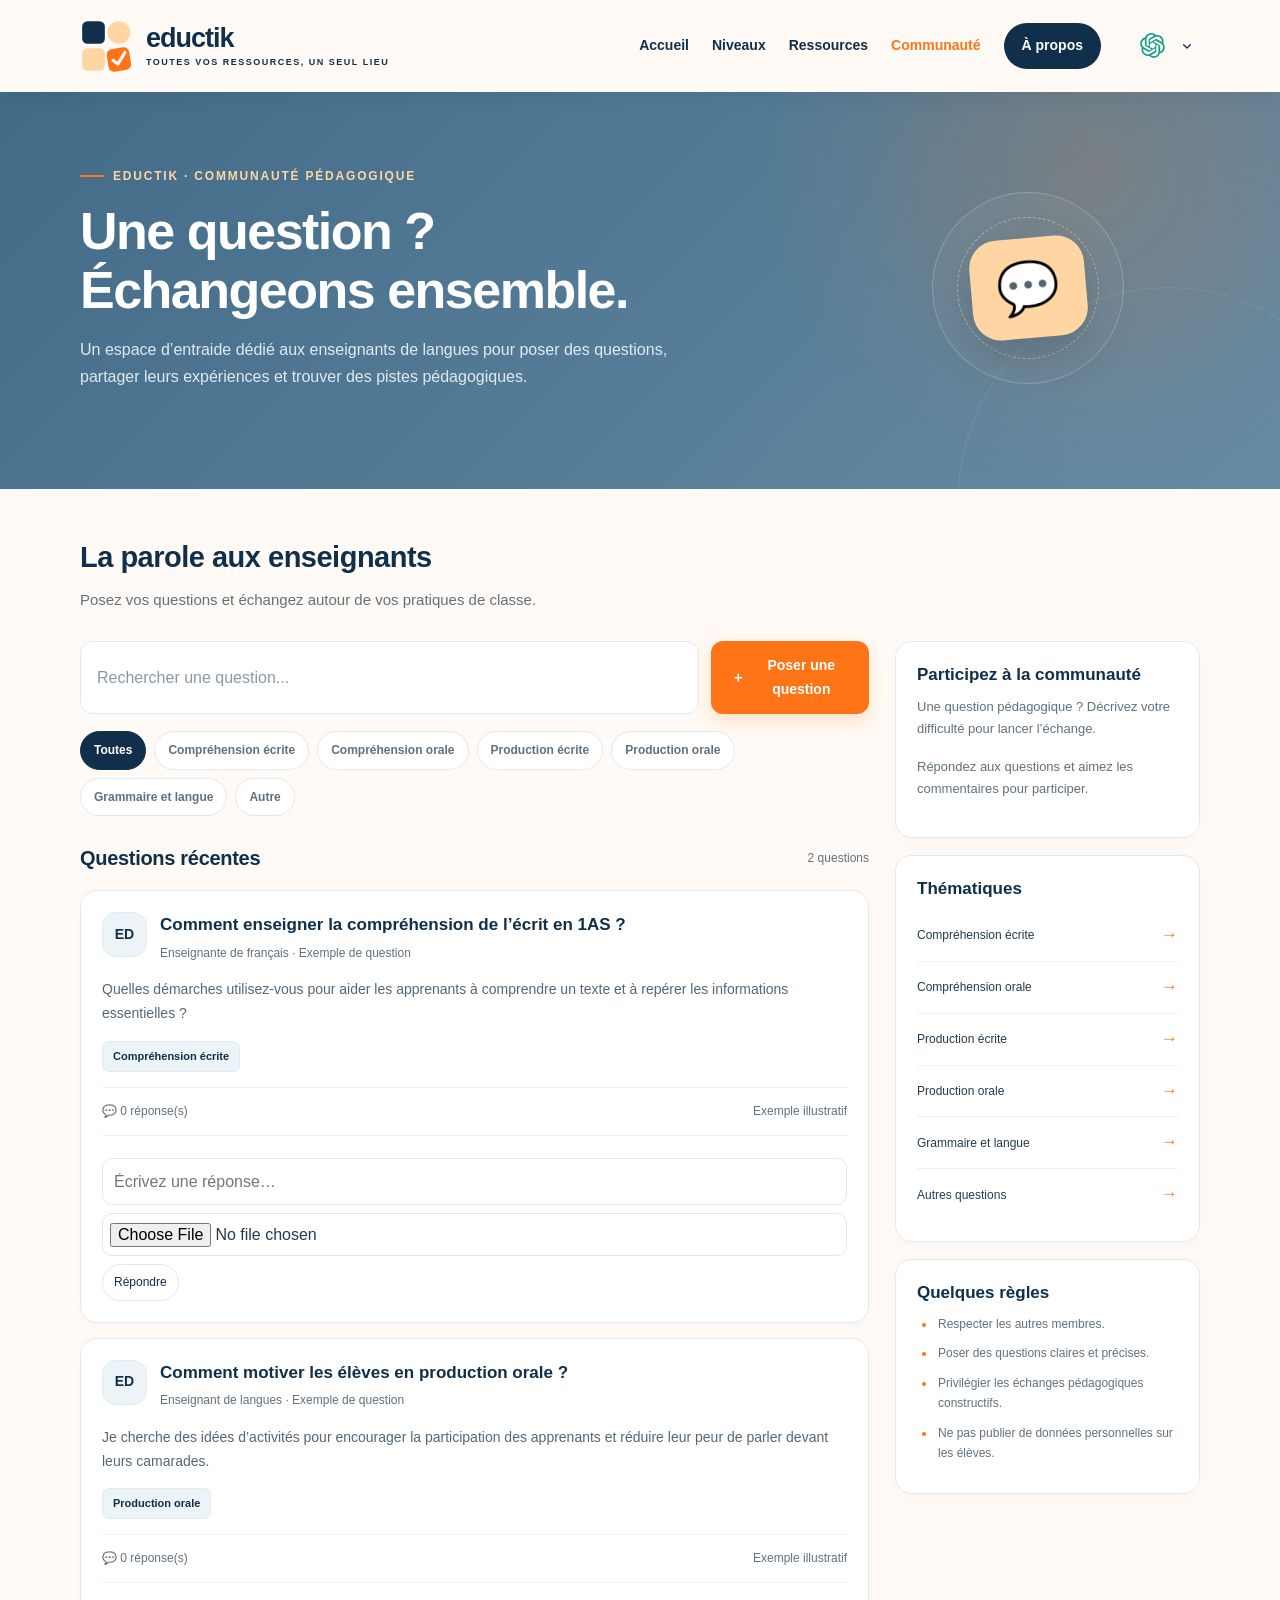
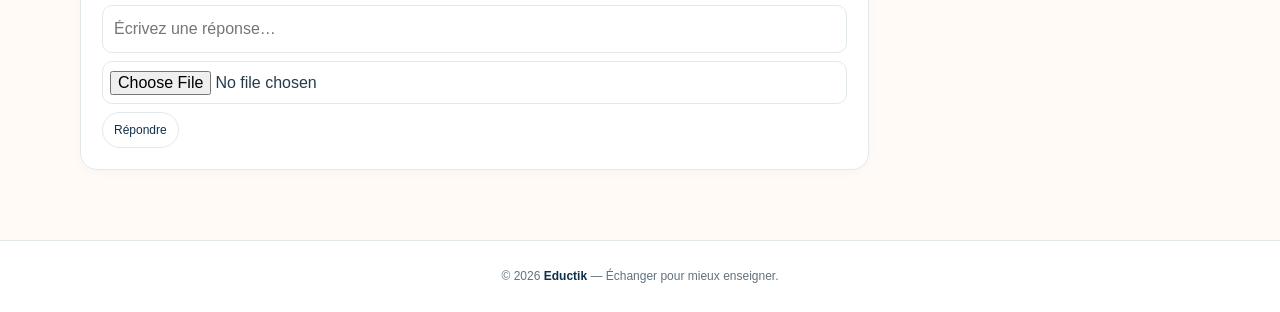
<file: communaute.html>
<!DOCTYPE html>
<html lang="fr">
<head>
  <meta charset="UTF-8">
  <meta name="viewport" content="width=device-width, initial-scale=1.0">
  <meta name="theme-color" content="#102f4a">

  <title>Communauté | Eductik</title>
  <meta name="description" content="Un espace d’échange et d’entraide entre enseignants de langues.">
  <link rel="icon" href="logo.png.png" type="image/png">

  <style>
    :root {
      --navy: #102f4a;
      --navy-deep: #0b263d;
      --orange: #ff7417;
      --peach: #ffd6a3;
      --cream: #fffaf5;
      --text: #243b4b;
      --muted: #61717d;
      --white: #ffffff;
      --pale-blue: #edf4f7;
      --border: #e2e9ed;
      --shadow: 0 12px 32px rgba(16, 47, 74, 0.1);
      --radius: 22px;
    }

    * {
      box-sizing: border-box;
    }

    html {
      scroll-behavior: smooth;
    }

    body {
      margin: 0;
      font-family: Arial, Helvetica, sans-serif;
      color: var(--text);
      background: var(--cream);
      line-height: 1.7;
    }

    body.modal-open {
      overflow: hidden;
    }

    a {
      color: inherit;
      text-decoration: none;
    }

    button,
    input,
    textarea,
    select {
      font: inherit;
    }

    button {
      cursor: pointer;
    }

    .container {
      width: min(1120px, 90%);
      margin-inline: auto;
    }

    header {
      position: sticky;
      top: 0;
      z-index: 100;
      background: rgba(255, 250, 245, 0.97);
      box-shadow: 0 3px 18px rgba(16, 47, 74, 0.08);
      backdrop-filter: blur(10px);
    }

    .navbar {
      min-height: 92px;
      display: flex;
      align-items: center;
      justify-content: space-between;
      gap: 28px;
    }

    .logo {
      display: inline-flex;
      align-items: center;
      gap: 12px;
      flex-shrink: 0;
    }

    .brand-mark {
      display: block;
      width: 54px;
      height: 54px;
      flex-shrink: 0;
    }

    .logo-copy {
      display: flex;
      flex-direction: column;
      line-height: 1.1;
    }

    .logo-name {
      color: var(--navy);
      font-size: 27px;
      font-weight: 900;
      letter-spacing: -1px;
    }

    .logo-tagline {
      margin-top: 5px;
      color: var(--navy);
      font-size: 9px;
      font-weight: 700;
      letter-spacing: 1.5px;
      text-transform: uppercase;
    }

    .nav-links {
      display: flex;
      align-items: center;
      justify-content: flex-end;
      flex-wrap: wrap;
      gap: 23px;
    }

    .nav-links > a:not(.external-icon) {
      color: var(--navy);
      font-size: 14px;
      font-weight: 700;
      transition: color 0.2s, transform 0.2s;
    }

    .nav-links > a:not(.external-icon):hover,
    .nav-links > a.active:not(.nav-button) {
      color: var(--orange);
    }

    .nav-links .nav-button {
      padding: 11px 18px;
      border-radius: 30px;
      background: var(--navy);
      color: var(--white);
    }

    .nav-links .nav-button:hover {
      background: var(--orange);
      color: var(--white);
      transform: translateY(-2px);
    }

    .nav-links > a.nav-button,
    .nav-links > a.nav-button:hover,
    .nav-links > a.nav-button:focus-visible {
      color: #ffffff;
    }

    /* =========================
       BOUTONS
    ========================= */

    .btn {
      display: inline-flex;
      align-items: center;
      justify-content: center;
      gap: 9px;
      padding: 12px 19px;
      border: 1px solid transparent;
      border-radius: 12px;
      font-weight: 750;
      font-size: 14px;
      transition:
        transform 0.2s ease,
        box-shadow 0.2s ease,
        background 0.2s ease;
    }

    .btn:hover {
      transform: translateY(-2px);
    }

    .btn-orange {
      color: var(--white);
      background: var(--orange);
      box-shadow: 0 7px 18px rgba(255, 116, 23, 0.19);
    }

    .btn-orange:hover {
      background: #e9630b;
      box-shadow: 0 10px 22px rgba(255, 116, 23, 0.25);
    }

    .btn-white {
      color: var(--navy);
      background: var(--white);
    }

    .btn-outline {
      color: var(--navy);
      background: var(--white);
      border-color: var(--border);
    }

    /* =========================
       HERO
    ========================= */

    .hero {
      position: relative;
      overflow: hidden;
      padding: 66px 0 72px;
      color: var(--white);
      background:
        radial-gradient(
          circle at 85% 20%,
          rgba(255, 116, 23, 0.18),
          transparent 28%
        ),
        linear-gradient(135deg, #426b88, #668ba4);
    }

    .hero::before {
      content: "";
      position: absolute;
      right: -100px;
      bottom: -220px;
      width: 420px;
      height: 420px;
      border: 1px solid rgba(255, 255, 255, 0.09);
      border-radius: 50%;
      pointer-events: none;
    }

    .hero-content {
      position: relative;
      display: grid;
      grid-template-columns: 1.5fr 0.7fr;
      align-items: center;
      gap: 40px;
    }

    .eyebrow {
      display: inline-flex;
      align-items: center;
      gap: 9px;
      color: var(--peach);
      font-size: 12px;
      font-weight: 800;
      letter-spacing: 1.8px;
      text-transform: uppercase;
    }

    .eyebrow::before {
      content: "";
      width: 24px;
      height: 2px;
      background: var(--orange);
    }

    h1 {
      max-width: 720px;
      margin: 16px 0;
      font-size: clamp(34px, 5vw, 52px);
      line-height: 1.13;
      letter-spacing: -1.5px;
    }

    .hero p {
      max-width: 610px;
      margin: 0 0 27px;
      color: #e0eaf0;
      font-size: 16px;
    }

    .hero-art {
      position: relative;
      display: grid;
      place-items: center;
      min-height: 225px;
    }

    .hero-art::before {
      content: "";
      position: absolute;
      width: 190px;
      height: 190px;
      border: 1px solid rgba(255, 255, 255, 0.2);
      border-radius: 50%;
      background: rgba(255, 255, 255, 0.04);
    }

    .hero-art::after {
      content: "";
      position: absolute;
      width: 140px;
      height: 140px;
      border: 1px dashed rgba(255, 214, 163, 0.55);
      border-radius: 50%;
    }

    .hero-bubble {
      position: relative;
      z-index: 1;
      display: grid;
      place-items: center;
      width: 115px;
      height: 100px;
      border-radius: 28px;
      color: var(--navy);
      background: var(--peach);
      font-size: 51px;
      box-shadow: 0 18px 45px rgba(0, 0, 0, 0.16);
      transform: rotate(-5deg);
    }

    /* =========================
       CONTENU PRINCIPAL
    ========================= */

    main {
      padding: 44px 0 70px;
    }

    .welcome {
      margin-bottom: 28px;
    }

    .welcome h2 {
      margin: 0 0 5px;
      color: var(--navy);
      font-size: clamp(23px, 3vw, 29px);
      letter-spacing: -0.5px;
    }

    .welcome p {
      margin: 0;
      color: var(--muted);
      font-size: 15px;
    }

    .layout {
      display: grid;
      grid-template-columns: minmax(0, 1fr) 305px;
      align-items: start;
      gap: 26px;
    }

    .toolbar {
      display: flex;
      align-items: stretch;
      gap: 12px;
      margin-bottom: 17px;
    }

    .search {
      width: 100%;
      min-width: 0;
      padding: 13px 16px;
      color: var(--text);
      background: var(--white);
      border: 1px solid var(--border);
      border-radius: 12px;
      outline: none;
      transition: border-color 0.2s, box-shadow 0.2s;
    }

    .search::placeholder {
      color: #8a99a3;
    }

    .search:focus,
    .form-group input:focus,
    .form-group textarea:focus,
    .form-group select:focus {
      border-color: var(--orange);
      outline: none;
      box-shadow: 0 0 0 4px rgba(255, 116, 23, 0.1);
    }

    .filters {
      display: flex;
      flex-wrap: wrap;
      gap: 8px;
      margin-bottom: 25px;
    }

    .filter {
      padding: 8px 13px;
      color: var(--muted);
      background: var(--white);
      border: 1px solid var(--border);
      border-radius: 30px;
      font-size: 12px;
      font-weight: 650;
      transition: all 0.2s ease;
    }

    .filter:hover {
      color: var(--navy);
      border-color: var(--peach);
      background: #fff4e9;
    }

    .filter.active {
      color: var(--white);
      background: var(--navy);
      border-color: var(--navy);
    }

    .section-heading {
      display: flex;
      align-items: center;
      justify-content: space-between;
      gap: 12px;
      margin: 20px 0 15px;
    }

    .section-heading h3 {
      margin: 0;
      color: var(--navy);
      font-size: 20px;
      letter-spacing: -0.3px;
    }

    .meta {
      color: var(--muted);
      font-size: 12px;
    }

    .question-list {
      display: grid;
      gap: 15px;
    }

    .question-card {
      padding: 21px;
      background: var(--white);
      border: 1px solid var(--border);
      border-radius: 17px;
      box-shadow: 0 3px 12px rgba(16, 47, 74, 0.025);
      transition:
        border-color 0.2s ease,
        box-shadow 0.2s ease,
        transform 0.2s ease;
    }

    .question-card:hover {
      border-color: #c3d3dc;
      box-shadow: var(--shadow);
      transform: translateY(-2px);
    }

    .question-top {
      display: flex;
      align-items: flex-start;
      gap: 13px;
    }

    .avatar {
      display: grid;
      place-items: center;
      flex-shrink: 0;
      width: 45px;
      height: 45px;
      color: var(--navy);
      background: var(--pale-blue);
      border: 1px solid #e0eaf0;
      border-radius: 14px;
      font-size: 14px;
      font-weight: 850;
    }

    .question-main {
      min-width: 0;
      flex: 1;
    }

    .question-title {
      margin: 1px 0 5px;
      color: var(--navy);
      font-size: 17px;
      line-height: 1.45;
      overflow-wrap: anywhere;
    }

    .question-text {
      margin: 15px 0;
      color: #536777;
      font-size: 14px;
      white-space: pre-wrap;
      overflow-wrap: anywhere;
    }

    .tag {
      display: inline-flex;
      align-items: center;
      padding: 5px 10px;
      color: var(--navy);
      background: var(--pale-blue);
      border: 1px solid #e0eaf0;
      border-radius: 7px;
      font-size: 11px;
      font-weight: 750;
    }

    .question-footer {
      display: flex;
      align-items: center;
      justify-content: space-between;
      gap: 12px;
      margin-top: 15px;
      padding-top: 13px;
      border-top: 1px solid #edf1f3;
    }

    .reply-count {
      color: var(--muted);
      font-size: 12px;
    }

    .discussion { margin-top: 14px; padding-top: 12px; border-top: 1px solid #edf1f3; }
    .comment { padding: 10px 12px; margin: 8px 0; background: #f7fafb; border-radius: 10px; font-size: 13px; }
    .comment strong { color: var(--navy); }
    .discussion-actions { display:flex; gap:10px; align-items:center; flex-wrap:wrap; }
    .small-action { border:1px solid var(--border); background:white; color:var(--navy); border-radius:20px; padding:7px 11px; font-size:12px; }
    .small-action:hover, .small-action.liked { color:#d84d45; border-color:#f2c4bf; background:#fff7f6; }
    .reply-form { display:flex; gap:8px; margin-top:10px; flex-wrap:wrap; }
    .reply-form input { flex:1; min-width:0; padding:9px 11px; border:1px solid var(--border); border-radius:10px; }
    .comment-image { display:block; max-width:min(100%, 420px); max-height:320px; margin-top:9px; border-radius:10px; object-fit:contain; }
    .reply-form input[type="file"] { flex-basis:100%; padding:7px; background:#fff; }

    /* =========================
       BARRE LATÉRALE
    ========================= */

    .sidebar {
      display: grid;
      gap: 17px;
    }

    .side-card {
      padding: 21px;
      background: var(--white);
      border: 1px solid var(--border);
      border-radius: 17px;
      box-shadow: 0 4px 15px rgba(16, 47, 74, 0.025);
    }

    .side-card h3 {
      margin: 0 0 9px;
      color: var(--navy);
      font-size: 17px;
      line-height: 1.4;
    }

    .side-card p {
      margin: 0 0 16px;
      color: var(--muted);
      font-size: 13px;
    }

    .side-card .btn {
      width: 100%;
    }

    .side-card .form-note {
      margin: 13px 0 0;
      font-size: 11px;
      line-height: 1.6;
    }

    .category-list {
      display: grid;
      gap: 0;
    }

    .category-link {
      display: flex;
      align-items: center;
      justify-content: space-between;
      gap: 8px;
      width: 100%;
      padding: 11px 0;
      color: var(--text);
      background: transparent;
      border: 0;
      border-bottom: 1px solid #edf1f3;
      text-align: left;
      font-size: 12px;
      transition: color 0.2s;
    }

    .category-link:last-child {
      border-bottom: 0;
    }

    .category-link span {
      color: var(--orange);
      font-size: 17px;
      transition: transform 0.2s;
    }

    .category-link:hover {
      color: var(--orange);
    }

    .category-link:hover span {
      transform: translateX(3px);
    }

    .guideline {
      margin: 0;
      padding-left: 19px;
      color: var(--muted);
      font-size: 12px;
    }

    .guideline li {
      margin: 9px 0;
      padding-left: 2px;
    }

    .guideline li::marker {
      color: var(--orange);
    }

    /* =========================
       ÉTAT VIDE
    ========================= */

    .empty-state {
      padding: 38px 22px;
      color: var(--muted);
      background: var(--white);
      border: 1px dashed #c9d7df;
      border-radius: 17px;
      text-align: center;
      font-size: 14px;
    }

    .empty-state strong {
      display: block;
      margin-bottom: 6px;
      color: var(--navy);
      font-size: 17px;
    }

    /* =========================
       FENÊTRE DE QUESTION
    ========================= */

    .modal {
      position: fixed;
      inset: 0;
      z-index: 100;
      display: none;
      align-items: center;
      justify-content: center;
      overflow-y: auto;
      padding: 20px;
      background: rgba(7, 29, 46, 0.67);
      backdrop-filter: blur(5px);
    }

    .modal.open {
      display: flex;
    }

    .modal-panel {
      width: min(560px, 100%);
      max-height: calc(100vh - 40px);
      overflow-y: auto;
      padding: 26px;
      background: var(--white);
      border: 1px solid rgba(255, 255, 255, 0.5);
      border-radius: 22px;
      box-shadow: 0 25px 80px rgba(0, 0, 0, 0.25);
      animation: modalAppear 0.22s ease;
    }

    @keyframes modalAppear {
      from {
        opacity: 0;
        transform: translateY(10px) scale(0.99);
      }

      to {
        opacity: 1;
        transform: translateY(0) scale(1);
      }
    }

    .modal-header {
      display: flex;
      align-items: center;
      justify-content: space-between;
      gap: 15px;
      margin-bottom: 22px;
    }

    .modal-header h2 {
      margin: 0;
      color: var(--navy);
      font-size: 24px;
      letter-spacing: -0.5px;
    }

    .close-btn {
      display: grid;
      place-items: center;
      flex-shrink: 0;
      width: 39px;
      height: 39px;
      color: var(--navy);
      background: var(--pale-blue);
      border: 0;
      border-radius: 11px;
      font-size: 24px;
      line-height: 1;
      transition: background 0.2s;
    }

    .close-btn:hover {
      color: var(--white);
      background: var(--navy);
    }

    .form-group {
      margin-bottom: 17px;
    }

    .form-group label {
      display: block;
      margin-bottom: 7px;
      color: var(--navy);
      font-size: 13px;
      font-weight: 750;
    }

    .form-group input,
    .form-group textarea,
    .form-group select {
      width: 100%;
      padding: 12px 13px;
      color: var(--text);
      background: #fffdfb;
      border: 1px solid var(--border);
      border-radius: 11px;
      outline: none;
      transition: border-color 0.2s, box-shadow 0.2s;
    }

    .form-group textarea {
      min-height: 130px;
      resize: vertical;
    }

    .form-group input::placeholder,
    .form-group textarea::placeholder {
      color: #91a0a9;
    }

    .form-note {
      margin-top: 11px;
      color: var(--muted);
      font-size: 11px;
      line-height: 1.6;
    }

    /* =========================
       PIED DE PAGE
    ========================= */

    footer {
      padding: 25px 0;
      color: var(--muted);
      background: var(--white);
      border-top: 1px solid var(--border);
      text-align: center;
      font-size: 12px;
    }

    footer strong {
      color: var(--navy);
    }

    /* =========================
       RESPONSIVE
    ========================= */

    @media (max-width: 980px) {
      .navbar {
        gap: 15px;
      }

      .nav-links {
        gap: 13px;
      }

      .layout {
        grid-template-columns: minmax(0, 1fr) 270px;
        gap: 18px;
      }

      .nav-links > a:not(.external-icon) {
        font-size: 12px;
      }
    }

    @media (max-width: 800px) {
      .navbar {
        padding: 15px 0;
        flex-direction: column;
        gap: 17px;
      }

      .nav-links {
        width: 100%;
        justify-content: center;
        flex-wrap: wrap;
        gap: 12px 18px;
      }

      .hero {
        padding: 48px 0 54px;
      }

      .hero-content {
        grid-template-columns: 1fr;
      }

      .hero-art {
        display: none;
      }

      .layout {
        grid-template-columns: 1fr;
      }

      .sidebar {
        grid-template-columns: repeat(2, minmax(0, 1fr));
        align-items: start;
      }
    }

    @media (max-width: 520px) {
      .container {
        width: 92%;
      }

      .brand-mark {
        width: 46px;
        height: 46px;
      }

      .logo-name {
        font-size: 23px;
      }

      .logo-tagline {
        font-size: 7px;
        letter-spacing: 1px;
      }

      .nav-links {
        gap: 10px 13px;
      }

      .nav-links > a:not(.external-icon) {
        font-size: 12px;
      }

      .hero {
        padding: 39px 0 43px;
      }

      h1 {
        font-size: 35px;
      }

      .hero p {
        font-size: 14px;
      }

      main {
        padding: 32px 0 48px;
      }

      .toolbar {
        flex-direction: column;
      }

      .toolbar .btn {
        width: 100%;
      }

      .filters {
        gap: 7px;
      }

      .filter {
        padding: 7px 10px;
        font-size: 11px;
      }

      .sidebar {
        grid-template-columns: 1fr;
      }

      .question-card {
        padding: 16px;
      }

      .question-title {
        font-size: 15px;
      }

      .modal {
        padding: 12px;
      }

      .modal-panel {
        max-height: calc(100vh - 24px);
        padding: 20px;
        border-radius: 17px;
      }

      .modal-header h2 {
        font-size: 21px;
      }
    }

    @media (prefers-reduced-motion: reduce) {
      *,
      *::before,
      *::after {
        scroll-behavior: auto !important;
        animation-duration: 0.01ms !important;
        animation-iteration-count: 1 !important;
        transition-duration: 0.01ms !important;
      }
    }
  </style>

  <link rel="stylesheet" href="external-links.css">
</head>

<body>

  <header>
    <div class="container navbar">

      <a href="index.html" class="logo" aria-label="Eductik, accueil">
        <svg class="brand-mark" viewBox="0 0 100 100" role="img" aria-label="Logo Eductik" xmlns="http://www.w3.org/2000/svg">
          <rect x="4" y="4" width="42" height="42" rx="10" fill="#102f4a"/>
          <circle cx="72" cy="25" r="21" fill="#ffd6a3"/>
          <rect x="4" y="54" width="42" height="42" rx="10" fill="#ffd6a3"/>
          <g transform="rotate(-9 72 75)">
            <rect x="51" y="54" width="42" height="42" rx="10" fill="#ff7417"/>
            <path d="M61 75l8 8 16-19" fill="none" stroke="#fffaf5" stroke-width="6" stroke-linecap="round" stroke-linejoin="round"/>
          </g>
        </svg>

        <span class="logo-copy">
          <span class="logo-name">eductik</span>
          <span class="logo-tagline">Toutes vos ressources, un seul lieu</span>
        </span>
      </a>

      <nav class="nav-links" aria-label="Navigation principale">
        <a href="index.html">Accueil</a>
        <a href="niveaux.html">Niveaux</a>
        <a href="ressources.html">Ressources</a>
        <a href="communaute.html" class="active" aria-current="page">Communaut&eacute;</a>
        <a href="index.html#apropos" class="nav-button">&Agrave; propos</a>
      </nav>

    </div>
  </header>

  <section class="hero">
    <div class="container hero-content">

      <div>
        <span class="eyebrow">Eductik · Communauté pédagogique</span>

        <h1>Une question ?<br>Échangeons ensemble.</h1>

        <p>
          Un espace d’entraide dédié aux enseignants de langues pour
          poser des questions, partager leurs expériences et trouver
          des pistes pédagogiques.
        </p>

      </div>

      <div class="hero-art" aria-hidden="true">
        <div class="hero-bubble">💬</div>
      </div>

    </div>
  </section>

  <main class="container">

    <section class="welcome">
      <h2>La parole aux enseignants</h2>
      <p>
        Posez vos questions et échangez autour de vos pratiques de classe.
      </p>
    </section>

    <div class="layout">

      <section aria-label="Questions de la communauté">

        <div class="toolbar">
          <input
            class="search"
            type="search"
            id="searchInput"
            placeholder="Rechercher une question..."
            aria-label="Rechercher une question"
          >

          <button class="btn btn-orange" id="askButton" type="button">
            <span aria-hidden="true">＋</span>
            Poser une question
          </button>
        </div>

        <div class="filters" id="filters" aria-label="Filtrer par thématique">

          <button class="filter active" data-category="Toutes" type="button">
            Toutes
          </button>

          <button class="filter" data-category="Compréhension écrite" type="button">
            Compréhension écrite
          </button>

          <button class="filter" data-category="Compréhension orale" type="button">
            Compréhension orale
          </button>

          <button class="filter" data-category="Production écrite" type="button">
            Production écrite
          </button>

          <button class="filter" data-category="Production orale" type="button">
            Production orale
          </button>

          <button class="filter" data-category="Grammaire et langue" type="button">
            Grammaire et langue
          </button>

          <button class="filter" data-category="Autre" type="button">
            Autre
          </button>

        </div>

        <div class="section-heading">
          <h3>Questions récentes</h3>
          <span class="meta" id="questionCount" aria-live="polite">
            2 questions
          </span>
        </div>

        <div class="question-list" id="questionList" aria-live="polite"></div>

      </section>

      <aside class="sidebar">

        <div class="side-card">
          <h3>Participez à la communauté</h3>

          <p>
            Une question pédagogique ? Décrivez votre difficulté
            pour lancer l’échange.
          </p>

          <p>Répondez aux questions et aimez les commentaires pour participer.</p>
        </div>

        <div class="side-card">
          <h3>Thématiques</h3>

          <div class="category-list">

            <button class="category-link" data-side-category="Compréhension écrite" type="button">
              Compréhension écrite <span aria-hidden="true">→</span>
            </button>

            <button class="category-link" data-side-category="Compréhension orale" type="button">
              Compréhension orale <span aria-hidden="true">→</span>
            </button>

            <button class="category-link" data-side-category="Production écrite" type="button">
              Production écrite <span aria-hidden="true">→</span>
            </button>

            <button class="category-link" data-side-category="Production orale" type="button">
              Production orale <span aria-hidden="true">→</span>
            </button>

            <button class="category-link" data-side-category="Grammaire et langue" type="button">
              Grammaire et langue <span aria-hidden="true">→</span>
            </button>

            <button class="category-link" data-side-category="Autre" type="button">
              Autres questions <span aria-hidden="true">→</span>
            </button>

          </div>
        </div>

        <div class="side-card">
          <h3>Quelques règles</h3>

          <ul class="guideline">
            <li>Respecter les autres membres.</li>
            <li>Poser des questions claires et précises.</li>
            <li>Privilégier les échanges pédagogiques constructifs.</li>
            <li>Ne pas publier de données personnelles sur les élèves.</li>
          </ul>
        </div>

      </aside>

    </div>
  </main>

  <div
    class="modal"
    id="questionModal"
    role="dialog"
    aria-modal="true"
    aria-labelledby="modalTitle"
    aria-hidden="true"
  >
    <div class="modal-panel">

      <div class="modal-header">
        <h2 id="modalTitle">Poser une question</h2>

        <button
          class="close-btn"
          id="closeModal"
          type="button"
          aria-label="Fermer la fenêtre"
        >
          ×
        </button>
      </div>

      <form id="questionForm">

        <div class="form-group">
          <label for="authorInput">Votre prénom ou nom d’enseignant</label>

          <input
            id="authorInput"
            name="author"
            type="text"
            maxlength="60"
            required
            autocomplete="name"
            placeholder="Ex. : Enseignant de français"
          >
        </div>

        <div class="form-group">
          <label for="titleInput">Titre de la question</label>

          <input
            id="titleInput"
            name="title"
            type="text"
            maxlength="140"
            required
            placeholder="Ex. : Comment travailler la compréhension de l’écrit en 1AS ?"
          >
        </div>

        <div class="form-group">
          <label for="categoryInput">Thématique</label>

          <select id="categoryInput" name="category" required>
            <option value="Compréhension écrite">Compréhension écrite</option>
            <option value="Compréhension orale">Compréhension orale</option>
            <option value="Production écrite">Production écrite</option>
            <option value="Production orale">Production orale</option>
            <option value="Grammaire et langue">Grammaire et langue</option>
            <option value="Autre">Autre</option>
          </select>
        </div>

        <div class="form-group">
          <label for="bodyInput">Votre question</label>

          <textarea
            id="bodyInput"
            name="body"
            maxlength="3000"
            required
            placeholder="Expliquez votre question ou la difficulté rencontrée..."
          ></textarea>
        </div>

        <button class="btn btn-orange" type="submit">
          Publier la question
        </button>

        <p class="form-note">
          Démonstration uniquement : les données restent dans le navigateur utilisé.
        </p>

      </form>
    </div>
  </div>

  <footer>
    <div class="container">
      © <span id="year"></span>
      <strong>Eductik</strong> — Échanger pour mieux enseigner.
    </div>
  </footer>

  <script>
    "use strict";

    const demoQuestions = [
      {
        id: "demo-1",
        author: "Enseignante de français",
        title: "Comment enseigner la compréhension de l’écrit en 1AS ?",
        category: "Compréhension écrite",
        body: "Quelles démarches utilisez-vous pour aider les apprenants à comprendre un texte et à repérer les informations essentielles ?",
        date: "Exemple de question",
        replies: 0,
        demo: true
      },
      {
        id: "demo-2",
        author: "Enseignant de langues",
        title: "Comment motiver les élèves en production orale ?",
        category: "Production orale",
        body: "Je cherche des idées d’activités pour encourager la participation des apprenants et réduire leur peur de parler devant leurs camarades.",
        date: "Exemple de question",
        replies: 0,
        demo: true
      }
    ];

    const storageKey = "eductik_community_demo_questions";

    let selectedCategory = "Toutes";
    let questions = loadQuestions();
    let previouslyFocusedElement = null;

    const questionList = document.getElementById("questionList");
    const questionCount = document.getElementById("questionCount");
    const searchInput = document.getElementById("searchInput");
    const modal = document.getElementById("questionModal");
    const questionForm = document.getElementById("questionForm");
    const authorInput = document.getElementById("authorInput");

    function loadQuestions() {
      try {
        const saved = localStorage.getItem(storageKey);
        return saved ? JSON.parse(saved) : demoQuestions;
      } catch (error) {
        return demoQuestions;
      }
    }

    function saveQuestions() {
      try {
        localStorage.setItem(storageKey, JSON.stringify(questions));
        return true;
      } catch (error) {
        alert("Impossible d’enregistrer les données dans ce navigateur.");
        return false;
      }
    }

    function escapeHTML(value) {
      return String(value).replace(/[&<>"']/g, char => ({
        "&": "&amp;",
        "<": "&lt;",
        ">": "&gt;",
        '"': "&quot;",
        "'": "&#039;"
      })[char]);
    }

    function initials(name) {
      return String(name)
        .trim()
        .split(/\s+/)
        .slice(0, 2)
        .map(part => part[0] || "")
        .join("")
        .toUpperCase() || "E";
    }

    function renderQuestions() {
      const query = searchInput.value.trim().toLowerCase();

      const filtered = questions.filter(question => {
        const matchesCategory =
          selectedCategory === "Toutes" ||
          question.category === selectedCategory;

        const searchableText = [
          question.title,
          question.body,
          question.author,
          question.category
        ].join(" ").toLowerCase();

        return matchesCategory && searchableText.includes(query);
      });

      questionCount.textContent =
        `${filtered.length} question${filtered.length !== 1 ? "s" : ""}`;

      if (!filtered.length) {
        questionList.innerHTML = `
          <div class="empty-state">
            <strong>Aucune question trouvée</strong>
            Essayez un autre mot-clé ou choisissez une autre thématique.
          </div>
        `;
        return;
      }

      questionList.innerHTML = filtered.map(question => `
        <article class="question-card">
          <div class="question-top">

            <div class="avatar" aria-hidden="true">
              ${escapeHTML(initials(question.author))}
            </div>

            <div class="question-main">
              <h4 class="question-title">
                ${escapeHTML(question.title)}
              </h4>

              <div class="meta">
                ${escapeHTML(question.author)}
                ·
                ${escapeHTML(question.date)}
              </div>
            </div>

          </div>

          <p class="question-text">${escapeHTML(question.body)}</p>

          <span class="tag">${escapeHTML(question.category)}</span>

          <div class="question-footer">
            <span class="reply-count">
              💬 ${(question.comments || []).length} réponse(s)
            </span>

            <span class="meta">
              ${question.demo ? "Exemple illustratif" : "Démo locale"}
            </span>
          </div>
          <div class="discussion">
            ${(question.comments || []).map((comment, index) => `
              <div class="comment"><strong>${escapeHTML(comment.author)}</strong> · ${escapeHTML(comment.text)}
                ${comment.image ? `<img class="comment-image" src="${comment.image}" alt="Image partagée dans la réponse">` : ""}
                <button class="small-action ${comment.liked ? "liked" : ""}" data-like="${escapeHTML(question.id)}" data-comment="${index}" type="button" aria-pressed="${!!comment.liked}">♥ ${comment.likes || 0}</button>
              </div>`).join("")}
            <form class="reply-form" data-reply="${escapeHTML(question.id)}">
              <input name="reply" maxlength="500" required placeholder="Écrivez une réponse…" aria-label="Votre réponse">
              <input name="image" type="file" accept="image/*" aria-label="Ajouter une image à votre réponse">
              <button class="small-action" type="submit">Répondre</button>
            </form>
          </div>
        </article>
      `).join("");
    }

    function openModal() {
      previouslyFocusedElement = document.activeElement;

      modal.classList.add("open");
      modal.setAttribute("aria-hidden", "false");
      document.body.classList.add("modal-open");

      window.setTimeout(() => authorInput.focus(), 50);
    }

    function closeModal() {
      modal.classList.remove("open");
      modal.setAttribute("aria-hidden", "true");
      document.body.classList.remove("modal-open");

      if (
        previouslyFocusedElement &&
        typeof previouslyFocusedElement.focus === "function"
      ) {
        previouslyFocusedElement.focus();
      }
    }

    document.getElementById("askButton")
      .addEventListener("click", openModal);

    function readResizedImage(file) {
      return new Promise((resolve, reject) => {
        if (!file) return resolve("");
        if (!file.type.startsWith("image/")) return reject(new Error("Choisissez un fichier image."));
        const reader = new FileReader();
        reader.onerror = () => reject(new Error("Impossible de lire cette image."));
        reader.onload = () => {
          const image = new Image();
          image.onerror = () => reject(new Error("Cette image ne peut pas être ouverte."));
          image.onload = () => {
            const scale = Math.min(1, 1000 / Math.max(image.width, image.height));
            const canvas = document.createElement("canvas");
            canvas.width = Math.max(1, Math.round(image.width * scale));
            canvas.height = Math.max(1, Math.round(image.height * scale));
            canvas.getContext("2d").drawImage(image, 0, 0, canvas.width, canvas.height);
            resolve(canvas.toDataURL("image/jpeg", 0.78));
          };
          image.src = reader.result;
        };
        reader.readAsDataURL(file);
      });
    }

    questionList.addEventListener("submit", async event => {
      const form = event.target.closest("[data-reply]");
      if (!form) return;
      event.preventDefault();
      const question = questions.find(item => item.id === form.dataset.reply);
      const data = new FormData(form);
      const text = data.get("reply").trim();
      const file = data.get("image");
      if (!question || (!text && !file.size)) return;
      let image = "";
      try { image = await readResizedImage(file.size ? file : null); }
      catch (error) { alert(error.message); return; }
      question.comments = [...(question.comments || []), { author: "Enseignant(e)", text, image, likes: 0, liked: false }];
      if (saveQuestions()) renderQuestions();
    });

    questionList.addEventListener("click", event => {
      const button = event.target.closest("[data-like]");
      if (!button) return;
      const question = questions.find(item => item.id === button.dataset.like);
      const comment = question?.comments?.[Number(button.dataset.comment)];
      if (!comment) return;
      comment.liked = !comment.liked;
      comment.likes = Math.max(0, (comment.likes || 0) + (comment.liked ? 1 : -1));
      if (saveQuestions()) renderQuestions();
    });

    document.getElementById("closeModal")
      .addEventListener("click", closeModal);

    modal.addEventListener("click", event => {
      if (event.target === modal) {
        closeModal();
      }
    });

    document.addEventListener("keydown", event => {
      if (event.key === "Escape" && modal.classList.contains("open")) {
        closeModal();
      }
    });

    document.getElementById("filters")
      .addEventListener("click", event => {
        const button = event.target.closest("[data-category]");

        if (!button) return;

        selectedCategory = button.dataset.category;

        document.querySelectorAll(".filter").forEach(item => {
          item.classList.toggle("active", item === button);
        });

        renderQuestions();
      });

    document.querySelectorAll("[data-side-category]")
      .forEach(button => {
        button.addEventListener("click", () => {
          selectedCategory = button.dataset.sideCategory;

          document.querySelectorAll(".filter").forEach(item => {
            item.classList.toggle(
              "active",
              item.dataset.category === selectedCategory
            );
          });

          renderQuestions();

          document.querySelector(".section-heading").scrollIntoView({
            behavior: "smooth",
            block: "start"
          });
        });
      });

    searchInput.addEventListener("input", renderQuestions);

    questionForm.addEventListener("submit", event => {
      event.preventDefault();

      const author = document.getElementById("authorInput").value.trim();
      const title = document.getElementById("titleInput").value.trim();
      const category = document.getElementById("categoryInput").value;
      const body = document.getElementById("bodyInput").value.trim();

      if (!author || !title || !body) {
        questionForm.reportValidity();
        return;
      }

      const previousQuestions = questions;
      const userQuestions = questions.filter(question => !question.demo);

      const newQuestion = {
        id: `local-${Date.now()}`,
        author,
        title,
        category,
        body,
        date: new Date().toLocaleDateString("fr-FR"),
        replies: 0,
        comments: [],
        demo: false
      };

      questions = [newQuestion, ...userQuestions];

      if (!saveQuestions()) {
        questions = previousQuestions;
        return;
      }

      questionForm.reset();
      closeModal();

      selectedCategory = "Toutes";

      document.querySelectorAll(".filter").forEach(item => {
        item.classList.toggle(
          "active",
          item.dataset.category === "Toutes"
        );
      });

      searchInput.value = "";
      renderQuestions();

      alert(
        "Question ajoutée dans cette démonstration. " +
        "Elle n’est pas encore visible par les autres utilisateurs."
      );
    });

    document.getElementById("year").textContent =
      new Date().getFullYear();

    renderQuestions();
  </script>

  <script src="external-links.js" defer></script>

</body>
</html>
</file>
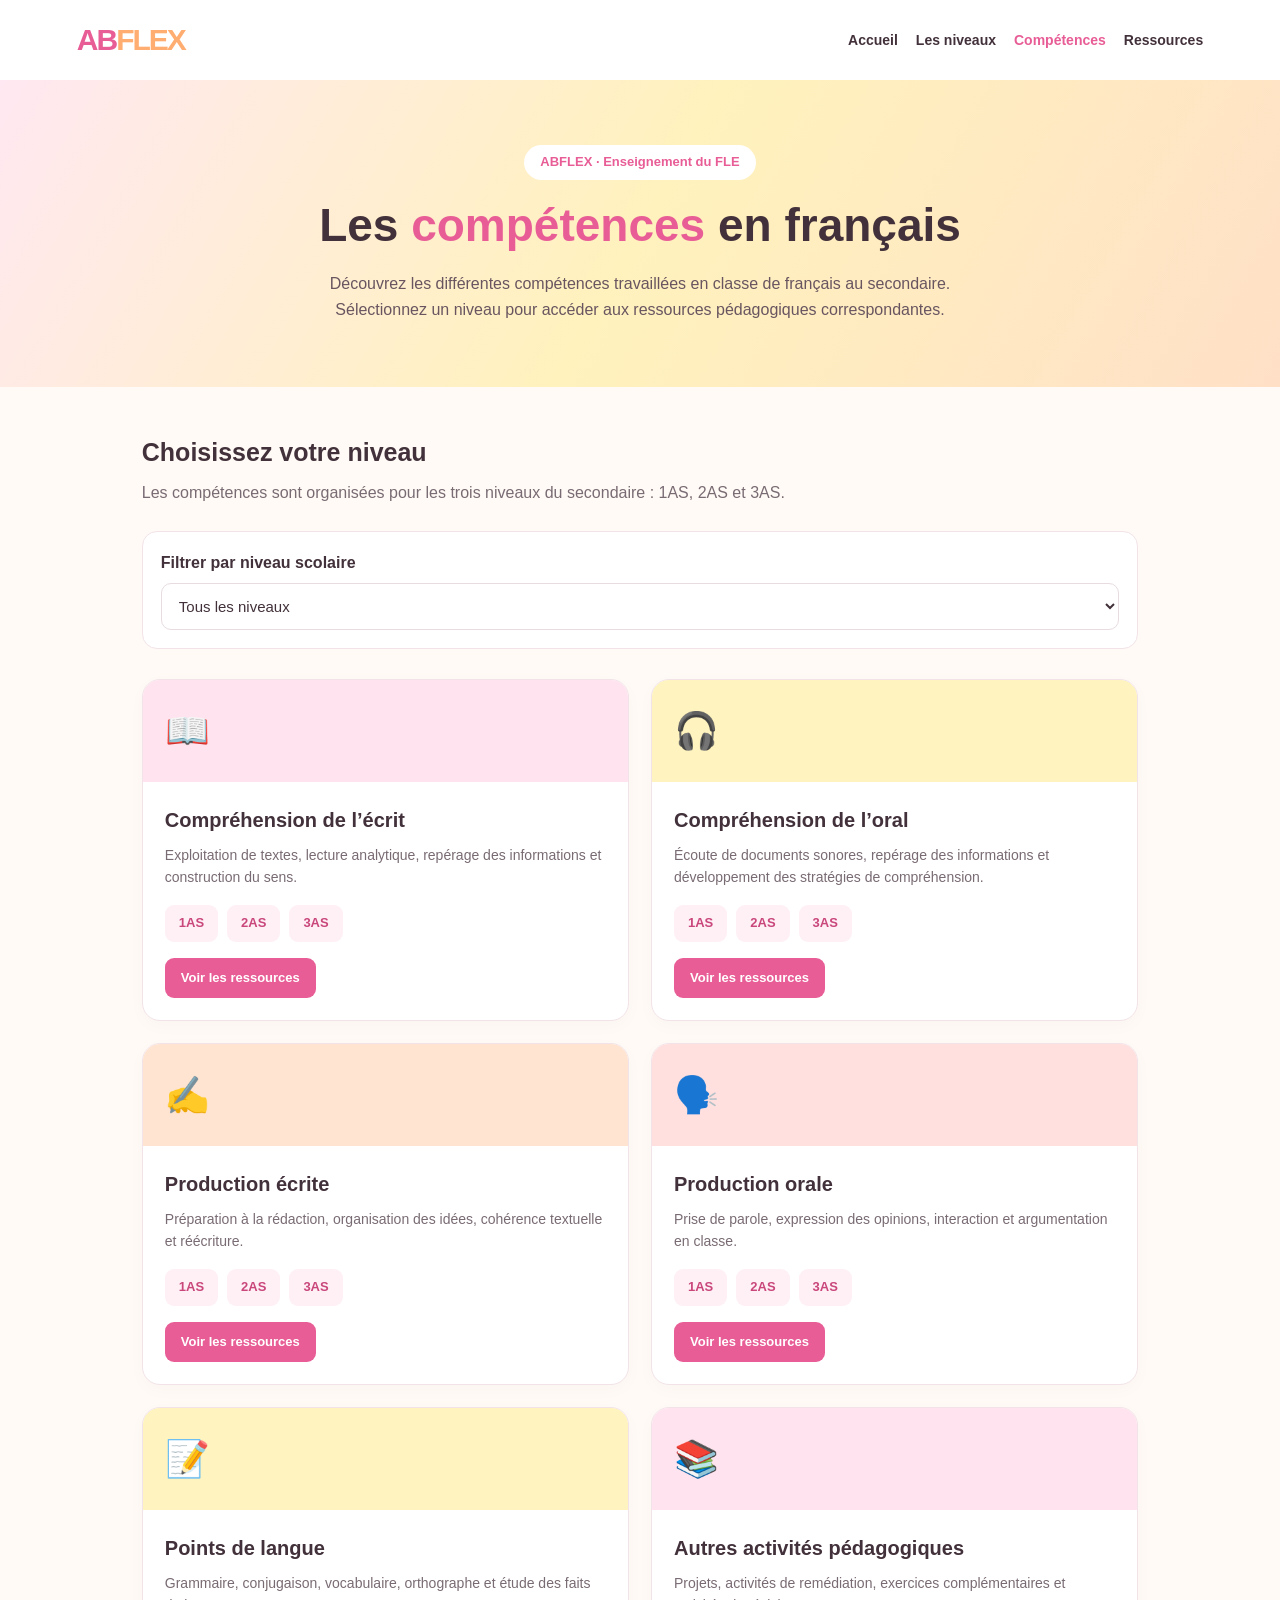
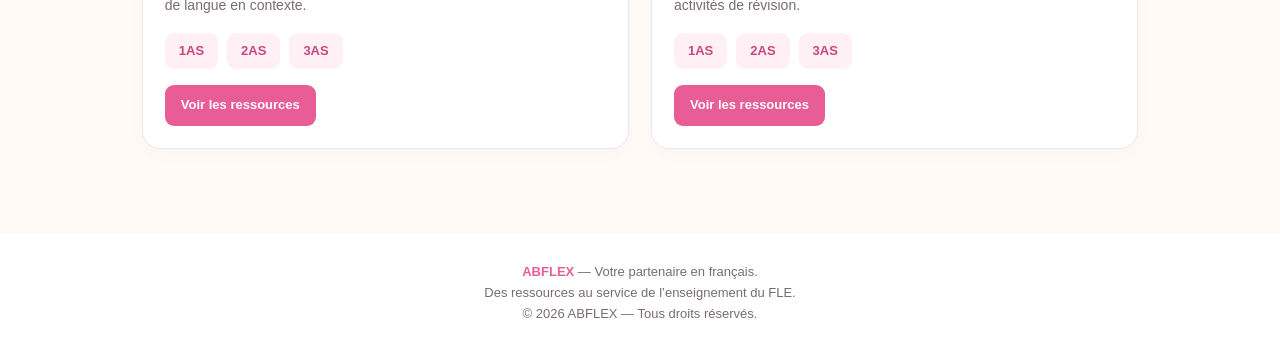
<file: competences.html>
<!DOCTYPE html>
<html lang="fr">
<head>
<meta charset="UTF-8">
<meta name="viewport" content="width=device-width, initial-scale=1.0">

<title>Compétences | ABFLEX</title>

<style>
:root {
  --pink: #e85d96;
  --yellow: #ffe477;
  --orange: #ffad70;
  --red: #f16b70;
  --cream: #fffaf5;
  --text: #42313a;
}

* {
  margin: 0;
  padding: 0;
  box-sizing: border-box;
}

body {
  font-family: Arial, sans-serif;
  background: var(--cream);
  color: var(--text);
  line-height: 1.6;
}

a {
  text-decoration: none;
  color: inherit;
}

header {
  background: white;
  padding: 16px 6%;
  display: flex;
  justify-content: space-between;
  align-items: center;
  flex-wrap: wrap;
  gap: 15px;
  box-shadow: 0 3px 15px #0000000a;
}

.logo {
  font-size: 30px;
  font-weight: 900;
  color: var(--pink);
  letter-spacing: -2px;
}

.logo span {
  color: var(--orange);
}

nav {
  display: flex;
  flex-wrap: wrap;
  gap: 18px;
}

nav a {
  font-size: 14px;
  font-weight: bold;
}

nav a:hover,
nav a.active {
  color: var(--pink);
}

.hero {
  text-align: center;
  padding: 65px 6%;
  background: linear-gradient(120deg, #ffe8f1, #fff2bd, #ffe0c7);
}

.badge {
  display: inline-block;
  background: white;
  padding: 7px 16px;
  border-radius: 30px;
  color: var(--pink);
  font-size: 13px;
  font-weight: bold;
  margin-bottom: 18px;
}

h1 {
  font-size: clamp(30px, 5vw, 46px);
  line-height: 1.2;
  margin-bottom: 18px;
}

h1 span {
  color: var(--pink);
}

.hero p {
  max-width: 680px;
  margin: auto;
  color: #685560;
}

main {
  max-width: 1150px;
  margin: auto;
  padding: 45px 6%;
}

.section-title {
  font-size: 25px;
  margin-bottom: 8px;
}

.description {
  color: #796b73;
  margin-bottom: 25px;
}

.filter-box {
  background: white;
  padding: 18px;
  border-radius: 15px;
  border: 1px solid #f2e3e9;
  margin-bottom: 30px;
}

label {
  display: block;
  font-weight: bold;
  margin-bottom: 8px;
}

select {
  width: 100%;
  padding: 13px;
  border: 1px solid #e8dce2;
  border-radius: 10px;
  background: white;
  color: var(--text);
  font-size: 15px;
}

.competence-grid {
  display: grid;
  grid-template-columns: repeat(2, minmax(0, 1fr));
  gap: 22px;
}

.card {
  background: white;
  border: 1px solid #f2e3e9;
  border-radius: 18px;
  overflow: hidden;
  box-shadow: 0 5px 18px #00000006;
  transition: transform .2s;
}

.card:hover {
  transform: translateY(-4px);
}

.card-top {
  padding: 22px;
  font-size: 36px;
}

.pink-bg { background: #ffe4ef; }
.yellow-bg { background: #fff3bf; }
.orange-bg { background: #ffe4d1; }
.red-bg { background: #ffe0df; }

.card-content {
  padding: 22px;
}

.card h2 {
  font-size: 20px;
  margin-bottom: 8px;
}

.card p {
  color: #796b73;
  font-size: 14px;
  margin-bottom: 16px;
}

.levels {
  display: flex;
  flex-wrap: wrap;
  gap: 9px;
  margin-bottom: 16px;
}

.level-button {
  display: inline-block;
  padding: 8px 14px;
  border-radius: 9px;
  background: #fff0f6;
  color: #c9477b;
  font-size: 13px;
  font-weight: bold;
}

.level-button:hover {
  background: var(--pink);
  color: white;
}

.resource-link {
  display: inline-block;
  padding: 10px 16px;
  background: var(--pink);
  color: white;
  border-radius: 9px;
  font-size: 13px;
  font-weight: bold;
}

.resource-link:hover {
  background: #cf477e;
}

.empty-message {
  display: none;
  text-align: center;
  padding: 30px;
  background: white;
  border-radius: 15px;
}

footer {
  text-align: center;
  padding: 28px 6%;
  background: white;
  color: #796b73;
  margin-top: 40px;
  font-size: 13px;
}

footer strong {
  color: var(--pink);
}

@media (max-width: 650px) {
  header {
    justify-content: center;
  }

  nav {
    justify-content: center;
    gap: 12px;
  }

  .competence-grid {
    grid-template-columns: 1fr;
  }
}
</style>
</head>

<body>

<header>
  <a href="index.html" class="logo">AB<span>FLEX</span></a>

  <nav>
    <a href="index.html">Accueil</a>
    <a href="niveaux.html">Les niveaux</a>
    <a href="competences.html" class="active">Compétences</a>
    <a href="ressources.html">Ressources</a>
  </nav>
</header>

<section class="hero">
  <span class="badge">ABFLEX · Enseignement du FLE</span>

  <h1>Les <span>compétences</span> en français</h1>

  <p>
    Découvrez les différentes compétences travaillées en classe
    de français au secondaire. Sélectionnez un niveau pour
    accéder aux ressources pédagogiques correspondantes.
  </p>
</section>

<main>

  <h2 class="section-title">Choisissez votre niveau</h2>

  <p class="description">
    Les compétences sont organisées pour les trois niveaux
    du secondaire : 1AS, 2AS et 3AS.
  </p>

  <div class="filter-box">
    <label for="niveau">Filtrer par niveau scolaire</label>

    <select id="niveau">
      <option value="tous">Tous les niveaux</option>
      <option value="1AS">1AS — Première année secondaire</option>
      <option value="2AS">2AS — Deuxième année secondaire</option>
      <option value="3AS">3AS — Troisième année secondaire</option>
    </select>
  </div>

  <div class="competence-grid" id="competenceGrid">

    <article class="card" data-competence="ecrit">
      <div class="card-top pink-bg">📖</div>

      <div class="card-content">
        <h2>Compréhension de l’écrit</h2>

        <p>
          Exploitation de textes, lecture analytique,
          repérage des informations et construction du sens.
        </p>

        <div class="levels">
          <a class="level-button" href="ressources.html?niveau=1AS&competence=ecrit">1AS</a>
          <a class="level-button" href="ressources.html?niveau=2AS&competence=ecrit">2AS</a>
          <a class="level-button" href="ressources.html?niveau=3AS&competence=ecrit">3AS</a>
        </div>

        <a class="resource-link" href="ressources.html?competence=ecrit">
          Voir les ressources
        </a>
      </div>
    </article>

    <article class="card" data-competence="oral">
      <div class="card-top yellow-bg">🎧</div>

      <div class="card-content">
        <h2>Compréhension de l’oral</h2>

        <p>
          Écoute de documents sonores, repérage des informations
          et développement des stratégies de compréhension.
        </p>

        <div class="levels">
          <a class="level-button" href="ressources.html?niveau=1AS&competence=oral">1AS</a>
          <a class="level-button" href="ressources.html?niveau=2AS&competence=oral">2AS</a>
          <a class="level-button" href="ressources.html?niveau=3AS&competence=oral">3AS</a>
        </div>

        <a class="resource-link" href="ressources.html?competence=oral">
          Voir les ressources
        </a>
      </div>
    </article>

    <article class="card" data-competence="production-ecrite">
      <div class="card-top orange-bg">✍️</div>

      <div class="card-content">
        <h2>Production écrite</h2>

        <p>
          Préparation à la rédaction, organisation des idées,
          cohérence textuelle et réécriture.
        </p>

        <div class="levels">
          <a class="level-button" href="ressources.html?niveau=1AS&competence=production-ecrite">1AS</a>
          <a class="level-button" href="ressources.html?niveau=2AS&competence=production-ecrite">2AS</a>
          <a class="level-button" href="ressources.html?niveau=3AS&competence=production-ecrite">3AS</a>
        </div>

        <a class="resource-link" href="ressources.html?competence=production-ecrite">
          Voir les ressources
        </a>
      </div>
    </article>

    <article class="card" data-competence="production-orale">
      <div class="card-top red-bg">🗣️</div>

      <div class="card-content">
        <h2>Production orale</h2>

        <p>
          Prise de parole, expression des opinions,
          interaction et argumentation en classe.
        </p>

        <div class="levels">
          <a class="level-button" href="ressources.html?niveau=1AS&competence=production-orale">1AS</a>
          <a class="level-button" href="ressources.html?niveau=2AS&competence=production-orale">2AS</a>
          <a class="level-button" href="ressources.html?niveau=3AS&competence=production-orale">3AS</a>
        </div>

        <a class="resource-link" href="ressources.html?competence=production-orale">
          Voir les ressources
        </a>
      </div>
    </article>

    <article class="card" data-competence="langue">
      <div class="card-top yellow-bg">📝</div>

      <div class="card-content">
        <h2>Points de langue</h2>

        <p>
          Grammaire, conjugaison, vocabulaire, orthographe
          et étude des faits de langue en contexte.
        </p>

        <div class="levels">
          <a class="level-button" href="ressources.html?niveau=1AS&competence=langue">1AS</a>
          <a class="level-button" href="ressources.html?niveau=2AS&competence=langue">2AS</a>
          <a class="level-button" href="ressources.html?niveau=3AS&competence=langue">3AS</a>
        </div>

        <a class="resource-link" href="ressources.html?competence=langue">
          Voir les ressources
        </a>
      </div>
    </article>

    <article class="card" data-competence="autres">
      <div class="card-top pink-bg">📚</div>

      <div class="card-content">
        <h2>Autres activités pédagogiques</h2>

        <p>
          Projets, activités de remédiation, exercices
          complémentaires et activités de révision.
        </p>

        <div class="levels">
          <a class="level-button" href="ressources.html?niveau=1AS&competence=autres">1AS</a>
          <a class="level-button" href="ressources.html?niveau=2AS&competence=autres">2AS</a>
          <a class="level-button" href="ressources.html?niveau=3AS&competence=autres">3AS</a>
        </div>

        <a class="resource-link" href="ressources.html?competence=autres">
          Voir les ressources
        </a>
      </div>
    </article>

  </div>

  <div class="empty-message" id="emptyMessage">
    Aucune compétence trouvée pour ce niveau.
  </div>

</main>

<footer>
  <p><strong>ABFLEX</strong> — Votre partenaire en français.</p>
  <p>Des ressources au service de l’enseignement du FLE.</p>
  <p>© 2026 ABFLEX — Tous droits réservés.</p>
</footer>

<script>
const niveauSelect = document.getElementById("niveau");
const cartes = document.querySelectorAll(".card");
const emptyMessage = document.getElementById("emptyMessage");

function filtrerCompetences() {
  const niveau = niveauSelect.value;
  let visibles = 0;

  cartes.forEach(carte => {
    const afficher = ["1AS", "2AS", "3AS"].includes(niveau)
      ? true
      : niveau === "tous";

    carte.style.display = afficher ? "" : "none";

    if (afficher) visibles++;
  });

  emptyMessage.style.display = visibles === 0 ? "block" : "none";
}

niveauSelect.addEventListener("change", filtrerCompetences);

const params = new URLSearchParams(window.location.search);
const niveauURL = params.get("niveau");

if (["1AS", "2AS", "3AS"].includes(niveauURL)) {
  niveauSelect.value = niveauURL;
}

filtrerCompetences();
</script>

</body>
</html>
</file>
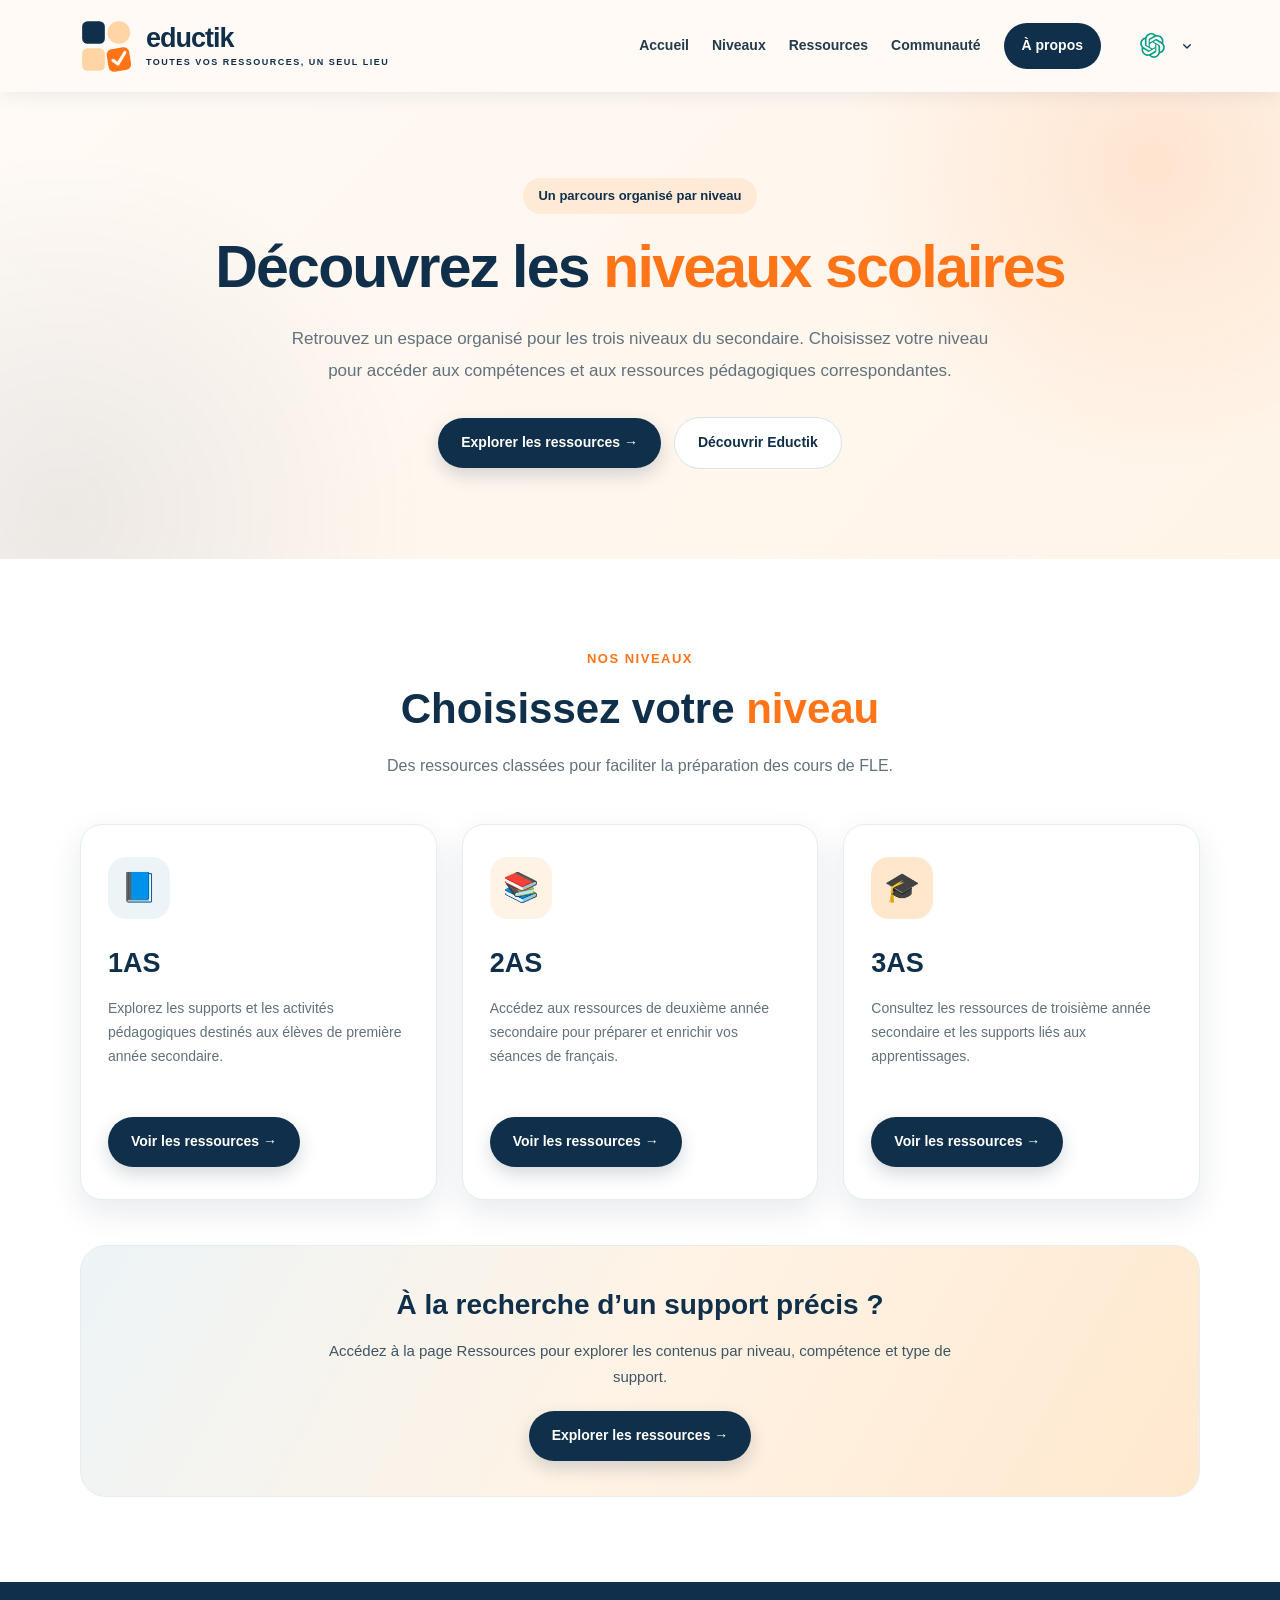
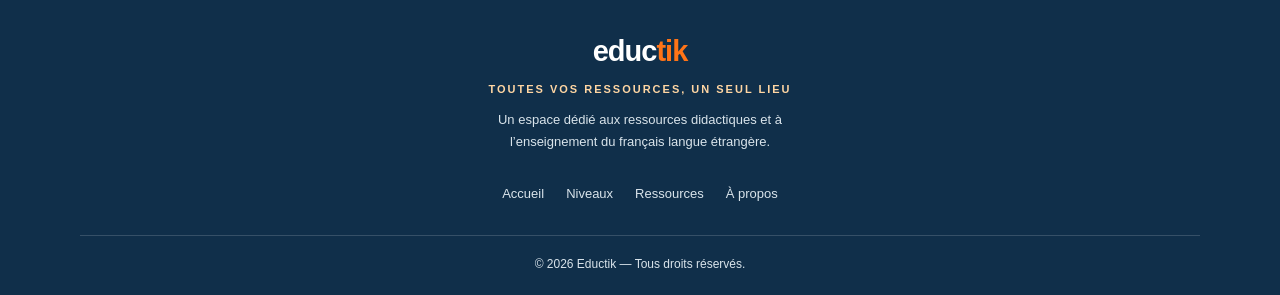
<file: niveaux.html>
<!DOCTYPE html>
<html lang="fr">
<head>
  <link rel="stylesheet" href="external-links.css">
  <meta charset="UTF-8">
  <meta name="robots" content="noindex, follow">
  <meta name="viewport" content="width=device-width, initial-scale=1.0">
  <meta name="description" content="Découvrez les niveaux et les ressources pédagogiques Eductik pour l'enseignement du FLE.">
  <meta name="theme-color" content="#102f4a">

  <title>Niveaux — Eductik</title>

  <link rel="icon" type="image/png" href="logo.png.png">

  <style>
    :root {
      --navy: #102f4a;
      --navy-deep: #0b263d;
      --orange: #ff7417;
      --peach: #ffd6a3;
      --cream: #fffaf5;
      --text: #243b4b;
      --muted: #61717d;
      --white: #ffffff;
      --pale-blue: #edf4f7;
      --shadow: 0 12px 32px rgba(16, 47, 74, 0.1);
      --radius: 22px;
    }

    * {
      box-sizing: border-box;
      margin: 0;
      padding: 0;
    }

    html {
      scroll-behavior: smooth;
    }

    body {
      background: var(--cream);
      color: var(--text);
      font-family: Arial, Helvetica, sans-serif;
      line-height: 1.7;
    }

    a {
      color: inherit;
      text-decoration: none;
    }

    .container {
      width: min(1120px, 90%);
      margin: 0 auto;
    }

    /* HEADER */

    header {
      position: sticky;
      top: 0;
      z-index: 100;
      background: rgba(255, 250, 245, 0.97);
      box-shadow: 0 3px 18px rgba(16, 47, 74, 0.08);
      backdrop-filter: blur(10px);
    }

    .navbar {
      min-height: 92px;
      display: flex;
      align-items: center;
      justify-content: space-between;
      gap: 28px;
    }

    .logo {
      display: inline-flex;
      align-items: center;
      gap: 12px;
      flex-shrink: 0;
    }

    .brand-mark {
      display: block;
      width: 54px;
      height: 54px;
      flex-shrink: 0;
    }

    .logo-copy {
      display: flex;
      flex-direction: column;
      line-height: 1.1;
    }

    .logo-name {
      color: var(--navy);
      font-size: 27px;
      font-weight: 900;
      letter-spacing: -1px;
    }

    .logo-tagline {
      margin-top: 5px;
      color: var(--navy);
      font-size: 9px;
      font-weight: 700;
      letter-spacing: 1.5px;
      text-transform: uppercase;
    }

    .nav-links {
      display: flex;
      align-items: center;
      justify-content: flex-end;
      gap: 23px;
    }

    .nav-links a {
      font-size: 14px;
      font-weight: 700;
      transition: color 0.2s, transform 0.2s;
    }

    .nav-links a:hover {
      color: var(--orange);
    }

    .nav-links .nav-button {
      padding: 11px 18px;
      border-radius: 30px;
      background: var(--navy);
      color: var(--white);
    }

    .nav-links .nav-button:hover {
      background: var(--orange);
      color: var(--white);
      transform: translateY(-2px);
    }

    /* HERO */

    .hero {
      position: relative;
      overflow: hidden;
      padding: 86px 0 90px;
      background:
        radial-gradient(circle at 90% 15%, rgba(255, 116, 23, 0.13), transparent 25%),
        radial-gradient(circle at 5% 90%, rgba(16, 47, 74, 0.08), transparent 28%),
        linear-gradient(135deg, #fffaf5, #fff4e8);
    }

    .hero-content {
      position: relative;
      z-index: 1;
      max-width: 850px;
      margin: 0 auto;
      text-align: center;
    }

    .eyebrow {
      display: inline-block;
      margin-bottom: 20px;
      padding: 7px 15px;
      border-radius: 30px;
      background: #ffead8;
      color: var(--navy);
      font-size: 13px;
      font-weight: 800;
    }

    .hero h1 {
      margin-bottom: 22px;
      font-size: clamp(37px, 5vw, 59px);
      line-height: 1.13;
      letter-spacing: -1.8px;
      color: var(--navy);
    }

    .hero h1 span,
    .section-heading h2 span {
      color: var(--orange);
    }

    .hero-description {
      max-width: 700px;
      margin: 0 auto 30px;
      color: var(--muted);
      font-size: 17px;
      line-height: 1.9;
    }

    .hero-buttons {
      display: flex;
      align-items: center;
      justify-content: center;
      flex-wrap: wrap;
      gap: 13px;
    }

    .btn {
      display: inline-block;
      padding: 13px 23px;
      border-radius: 30px;
      font-size: 14px;
      font-weight: 800;
      transition: 0.25s;
    }

    .btn-primary {
      background: var(--navy);
      color: var(--white);
      box-shadow: 0 7px 18px rgba(16, 47, 74, 0.18);
    }

    .btn-primary:hover {
      background: var(--orange);
      transform: translateY(-3px);
    }

    .btn-secondary {
      border: 1px solid #d9e3e8;
      background: var(--white);
      color: var(--navy);
    }

    .btn-secondary:hover {
      border-color: var(--orange);
      transform: translateY(-3px);
    }

    /* LEVELS */

    .section {
      padding: 85px 0;
    }

    .levels-section {
      background: var(--white);
    }

    .section-heading {
      max-width: 720px;
      margin: 0 auto 45px;
      text-align: center;
    }

    .section-label {
      display: inline-block;
      margin-bottom: 12px;
      color: var(--orange);
      font-size: 13px;
      font-weight: 900;
      letter-spacing: 1.5px;
      text-transform: uppercase;
    }

    .section-heading h2 {
      margin-bottom: 15px;
      color: var(--navy);
      font-size: clamp(30px, 4vw, 42px);
      line-height: 1.3;
    }

    .section-heading p {
      color: var(--muted);
      font-size: 16px;
    }

    .levels-grid {
      display: grid;
      grid-template-columns: repeat(3, minmax(0, 1fr));
      gap: 25px;
    }

    .level-card {
      padding: 32px 27px;
      border: 1px solid #e5edf1;
      border-radius: var(--radius);
      background: var(--white);
      box-shadow: var(--shadow);
      transition: transform 0.25s, box-shadow 0.25s, border-color 0.25s;
    }

    .level-card:hover {
      transform: translateY(-6px);
      border-color: var(--peach);
      box-shadow: 0 18px 38px rgba(16, 47, 74, 0.14);
    }

    .level-icon {
      display: flex;
      width: 62px;
      height: 62px;
      align-items: center;
      justify-content: center;
      margin-bottom: 22px;
      border-radius: 18px;
      background: var(--pale-blue);
      font-size: 29px;
    }

    .level-card:nth-child(2) .level-icon {
      background: #fff3e5;
    }

    .level-card:nth-child(3) .level-icon {
      background: #ffe7cd;
    }

    .level-card h3 {
      margin-bottom: 10px;
      color: var(--navy);
      font-size: 27px;
    }

    .level-card p {
      min-height: 96px;
      margin-bottom: 24px;
      color: var(--muted);
      font-size: 14px;
    }

    /* INFORMATION NOTE */

    .note {
      display: flex;
      flex-direction: column;
      align-items: center;
      margin-top: 45px;
      padding: 35px 25px;
      border: 1px solid #e5edf1;
      border-radius: 26px;
      background: linear-gradient(120deg, #edf4f7, #fff3e5, #ffe8ce);
      text-align: center;
    }

    .note h3 {
      margin-bottom: 10px;
      color: var(--navy);
      font-size: clamp(22px, 3vw, 28px);
    }

    .note p {
      max-width: 650px;
      margin-bottom: 22px;
      color: #405564;
      font-size: 15px;
    }

    /* FOOTER */

    footer {
      padding: 45px 0 20px;
      background: var(--navy);
      color: var(--white);
    }

    .footer-brand {
      padding-bottom: 30px;
      text-align: center;
    }

    .footer-logo {
      font-size: 29px;
      font-weight: 900;
      letter-spacing: -1px;
    }

    .footer-logo span {
      color: var(--orange);
    }

    .footer-slogan {
      margin-top: 4px;
      color: var(--peach);
      font-size: 11px;
      font-weight: 700;
      letter-spacing: 2px;
      text-transform: uppercase;
    }

    .footer-description {
      max-width: 360px;
      margin: 10px auto 0;
      color: #d9e4eb;
      font-size: 13px;
    }

    .footer-links {
      display: flex;
      flex-wrap: wrap;
      justify-content: center;
      gap: 22px;
      margin-bottom: 30px;
    }

    .footer-links a {
      color: #d9e4eb;
      font-size: 13px;
      transition: color 0.2s;
    }

    .footer-links a:hover {
      color: var(--orange);
    }

    .footer-bottom {
      padding-top: 18px;
      border-top: 1px solid rgba(255, 255, 255, 0.16);
      color: #d9e4eb;
      font-size: 12px;
      text-align: center;
    }

    /* RESPONSIVE */

    @media (max-width: 850px) {
      .navbar {
        padding: 15px 0;
        flex-direction: column;
        gap: 17px;
      }

      .nav-links {
        justify-content: center;
        flex-wrap: wrap;
        gap: 12px 18px;
      }

      .levels-grid {
        grid-template-columns: 1fr;
        max-width: 520px;
        margin: 0 auto;
      }

      .level-card p {
        min-height: auto;
      }

      .hero {
        padding: 60px 0 70px;
      }
    }

    @media (max-width: 480px) {
      .container {
        width: 92%;
      }

      .brand-mark {
        width: 46px;
        height: 46px;
      }

      .logo-name {
        font-size: 23px;
      }

      .logo-tagline {
        font-size: 7px;
        letter-spacing: 1px;
      }

      .nav-links {
        gap: 10px 13px;
      }

      .nav-links a {
        font-size: 12px;
      }

      .nav-links .nav-button {
        padding: 9px 13px;
      }

      .hero h1 {
        font-size: 37px;
        letter-spacing: -1px;
      }

      .hero-description {
        font-size: 15px;
      }

      .section {
        padding: 60px 0;
      }

      .level-card {
        padding: 27px 23px;
      }

      .note {
        padding: 28px 18px;
      }

      .footer-links {
        gap: 15px;
      }
    }

    @media (prefers-reduced-motion: reduce) {
      html {
        scroll-behavior: auto;
      }

      *,
      *::before,
      *::after {
        transition-duration: 0.01ms !important;
      }
    }
  </style>
</head>

<body>

  <!-- HEADER -->
  <header>
    <div class="container navbar">

      <a href="index.html" class="logo" aria-label="Eductik, accueil">

        <svg class="brand-mark" viewBox="0 0 100 100" role="img" aria-label="Logo Eductik">
          <rect x="4" y="4" width="42" height="42" rx="10" fill="#102f4a"/>
          <circle cx="72" cy="25" r="21" fill="#ffd6a3"/>
          <rect x="4" y="54" width="42" height="42" rx="10" fill="#ffd6a3"/>
          <g transform="rotate(-9 72 75)">
            <rect x="51" y="54" width="42" height="42" rx="10" fill="#ff7417"/>
            <path d="M61 75l8 8 16-19" fill="none" stroke="#fffaf5" stroke-width="6" stroke-linecap="round" stroke-linejoin="round"/>
          </g>
        </svg>

        <span class="logo-copy">
          <span class="logo-name">eductik</span>
          <span class="logo-tagline">Toutes vos ressources, un seul lieu</span>
        </span>
      </a>

      <nav class="nav-links" aria-label="Navigation principale">
        <a href="index.html">Accueil</a>
        <a href="niveaux.html" aria-current="page">Niveaux</a>
        <a href="ressources.html">Ressources</a>
        <a href="communaute.html">Communauté</a>
        <a href="index.html#apropos" class="nav-button">À propos</a>
      </nav>

    </div>
  </header>

  <main>

    <!-- HERO -->
    <section class="hero">
      <div class="container hero-content">

        <span class="eyebrow">
          Un parcours organisé par niveau
        </span>

        <h1>
          Découvrez les <span>niveaux scolaires</span>
        </h1>

        <p class="hero-description">
          Retrouvez un espace organisé pour les trois niveaux du secondaire.
          Choisissez votre niveau pour accéder aux compétences et aux ressources
          pédagogiques correspondantes.
        </p>

        <div class="hero-buttons">
          <a href="ressources.html" class="btn btn-primary">
            Explorer les ressources →
          </a>

          <a href="index.html#apropos" class="btn btn-secondary">
            Découvrir Eductik
          </a>
        </div>

      </div>
    </section>

    <!-- NIVEAUX -->
    <section class="section levels-section">
      <div class="container">

        <div class="section-heading">
          <span class="section-label">Nos niveaux</span>

          <h2>
            Choisissez votre <span>niveau</span>
          </h2>

          <p>
            Des ressources classées pour faciliter la préparation des cours de FLE.
          </p>
        </div>

        <div class="levels-grid">

          <!-- 1AS -->
          <article class="level-card">
            <div class="level-icon" aria-hidden="true">📘</div>

            <h3>1AS</h3>

            <p>
              Explorez les supports et les activités pédagogiques destinés aux
              élèves de première année secondaire.
            </p>

            <a class="btn btn-primary" href="ressources.html?niveau=1AS">
              Voir les ressources →
            </a>
          </article>

          <!-- 2AS -->
          <article class="level-card">
            <div class="level-icon" aria-hidden="true">📚</div>

            <h3>2AS</h3>

            <p>
              Accédez aux ressources de deuxième année secondaire pour préparer
              et enrichir vos séances de français.
            </p>

            <a class="btn btn-primary" href="ressources.html?niveau=2AS">
              Voir les ressources →
            </a>
          </article>

          <!-- 3AS -->
          <article class="level-card">
            <div class="level-icon" aria-hidden="true">🎓</div>

            <h3>3AS</h3>

            <p>
              Consultez les ressources de troisième année secondaire et les
              supports liés aux apprentissages.
            </p>

            <a class="btn btn-primary" href="ressources.html?niveau=3AS">
              Voir les ressources →
            </a>
          </article>

        </div>

        <!-- NOTE -->
        <div class="note">
          <h3>À la recherche d’un support précis ?</h3>

          <p>
            Accédez à la page Ressources pour explorer les contenus par niveau,
            compétence et type de support.
          </p>

          <a class="btn btn-primary" href="ressources.html">
            Explorer les ressources →
          </a>
        </div>

      </div>
    </section>

  </main>

  <!-- FOOTER -->
  <footer>
    <div class="container">

      <div class="footer-brand">
        <a href="index.html" class="footer-logo">
          educ<span>tik</span>
        </a>

        <p class="footer-slogan">
          Toutes vos ressources, un seul lieu
        </p>

        <p class="footer-description">
          Un espace dédié aux ressources didactiques et à
          l’enseignement du français langue étrangère.
        </p>
      </div>

      <nav class="footer-links" aria-label="Navigation de pied de page">
        <a href="index.html">Accueil</a>
        <a href="niveaux.html">Niveaux</a>
        <a href="ressources.html">Ressources</a>
        <a href="index.html#apropos">À propos</a>
      </nav>

      <div class="footer-bottom">
        © <span id="year"></span> Eductik — Tous droits réservés.
      </div>

    </div>
  </footer>

  <script>
    document.getElementById("year").textContent =
      new Date().getFullYear();
  </script>

  
  <script src="external-links.js" defer></script>

</body>
</html>
</file>
<file: external-links.css>
/* EDUCTIK — Elegant colorful navbar icons only */

.external-rotator {
  position: relative;
  display: inline-flex;
  align-items: center;
  justify-content: center;
  flex: 0 0 40px;
  width: 40px;
  height: 40px;
  margin-left: 8px;
  overflow: visible;
  vertical-align: middle;
}

.external-icon {
  position: absolute;
  inset: 0;
  display: flex;
  align-items: center;
  justify-content: center;
  width: 40px;
  height: 40px;
  color: #102f4a;
  background: transparent;
  border: none;
  border-radius: 12px;
  opacity: 0;
  pointer-events: none;
  transform: translateY(5px) scale(.92);
  transition:
    opacity .3s ease,
    transform .3s ease,
    color .25s ease,
    background .25s ease;
  text-decoration: none;
}

.external-icon.active {
  opacity: 1;
  pointer-events: auto;
  transform: translateY(0) scale(1);
}

.external-icon svg {
  display: block;
  width: 25px;
  height: 25px;
  fill: none;
  stroke: currentColor;
  stroke-width: 1.8;
  stroke-linecap: round;
  stroke-linejoin: round;
  transition: transform .25s ease;
}

/* ChatGPT — turquoise */
.external-icon:nth-child(1) { color: #079e87; }

/* Ministry — bright blue */
.external-icon:nth-child(2) { color: #159ee8; }

/* TV5MONDE — violet */
.external-icon:nth-child(3) { color: #7655df; }

/* Instagram — pink */
.external-icon:nth-child(4) { color: #d62976; }

/* Facebook — blue */
.external-icon:nth-child(5) { color: #1877f2; }

/* University language centre — purple */
.external-icon:nth-child(6) { color: #8952d5; }

/* Keep filled logos filled */
.external-icon:nth-child(1) svg,
.external-icon:nth-child(2) svg,
.external-icon:nth-child(5) svg {
  fill: currentColor;
  stroke: none;
}

/* Instagram camera */
.external-icon:nth-child(4) svg { stroke-width: 2; }

.external-icon:hover,
.external-icon:focus-visible {
  background: #fff4e9;
  color: #ff7417;
}

.external-icon:hover svg,
.external-icon:focus-visible svg { transform: scale(1.1); }

.external-icon:focus-visible {
  outline: 2px solid #ff7417;
  outline-offset: 2px;
}

@media (max-width: 850px) {
  .external-rotator,
  .external-icon {
    width: 34px;
    height: 34px;
  }

  .external-rotator {
    flex-basis: 34px;
    margin-left: 4px;
  }

  .external-icon svg {
    width: 22px;
    height: 22px;
  }
}

@media (prefers-reduced-motion: reduce) {
  .external-icon,
  .external-icon svg { transition: none; }
}

/* Expandable list for all external links */
.external-links-widget {
  position: relative;
  z-index: 30;
  display: inline-flex;
  flex: 0 0 auto;
  align-items: center;
  gap: 2px;
}

.external-toggle {
  display: grid;
  width: 26px;
  height: 36px;
  padding: 0;
  place-items: center;
  color: #102f4a;
  background: transparent;
  border: 0;
  border-radius: 9px;
  cursor: pointer;
  transition: color .2s ease, background .2s ease;
}

.external-toggle svg {
  display: block;
  width: 16px;
  height: 16px;
  fill: none;
  stroke: currentColor;
  stroke-width: 2;
  stroke-linecap: round;
  stroke-linejoin: round;
  transition: transform .2s ease;
}

.external-toggle:hover,
.external-toggle:focus-visible,
.external-links-widget.is-open .external-toggle {
  color: #ff7417;
  background: #fff4e9;
}

.external-toggle:focus-visible {
  outline: 2px solid #ff7417;
  outline-offset: 2px;
}

.external-links-widget.is-open .external-toggle svg {
  transform: rotate(180deg);
}

.external-links-menu {
  position: absolute;
  top: calc(100% + 10px);
  right: 0;
  z-index: 1000;
  display: grid;
  width: min(290px, calc(100vw - 28px));
  max-height: min(70vh, 420px);
  overflow-y: auto;
  padding: 10px;
  background: #ffffff;
  border: 1px solid #e2e9ed;
  border-radius: 16px;
  box-shadow: 0 14px 34px rgba(16, 47, 74, .17);
}

.external-links-menu[hidden] {
  display: none;
}

.external-menu-title {
  margin: 2px 8px 8px;
  color: #61717d;
  font-size: 11px;
  font-weight: 800;
  letter-spacing: .08em;
  text-transform: uppercase;
}

.nav-links .external-menu-link {
  display: flex;
  min-height: 43px;
  align-items: center;
  gap: 11px;
  padding: 8px 10px;
  color: #243b4b;
  border-radius: 10px;
  font-size: 13px;
  font-weight: 650;
  line-height: 1.35;
  text-decoration: none;
  transition: color .2s ease, background .2s ease;
}

.nav-links .external-menu-link:hover,
.nav-links .external-menu-link:focus-visible {
  color: #ff7417;
  background: #fff4e9;
}

.external-menu-link:focus-visible {
  outline: 2px solid #ff7417;
  outline-offset: 1px;
}

.external-menu-icon {
  display: grid;
  width: 30px;
  height: 30px;
  flex: 0 0 30px;
  place-items: center;
  color: #102f4a;
  background: #edf4f7;
  border-radius: 9px;
}

.external-menu-icon svg {
  display: block;
  width: 19px;
  height: 19px;
  fill: none;
  stroke: currentColor;
  stroke-width: 1.8;
  stroke-linecap: round;
  stroke-linejoin: round;
}

.external-menu-link:nth-of-type(1) .external-menu-icon { color: #079e87; }
.external-menu-link:nth-of-type(2) .external-menu-icon { color: #159ee8; }
.external-menu-link:nth-of-type(3) .external-menu-icon { color: #7655df; }
.external-menu-link:nth-of-type(4) .external-menu-icon { color: #d62976; }
.external-menu-link:nth-of-type(5) .external-menu-icon { color: #1877f2; }
.external-menu-link:nth-of-type(6) .external-menu-icon { color: #8952d5; }

.external-menu-link:nth-of-type(1) .external-menu-icon svg,
.external-menu-link:nth-of-type(2) .external-menu-icon svg,
.external-menu-link:nth-of-type(5) .external-menu-icon svg {
  fill: currentColor;
  stroke: none;
}

@media (prefers-reduced-motion: reduce) {
  .external-toggle,
  .external-toggle svg,
  .external-menu-link {
    transition: none;
  }
}
</file>
